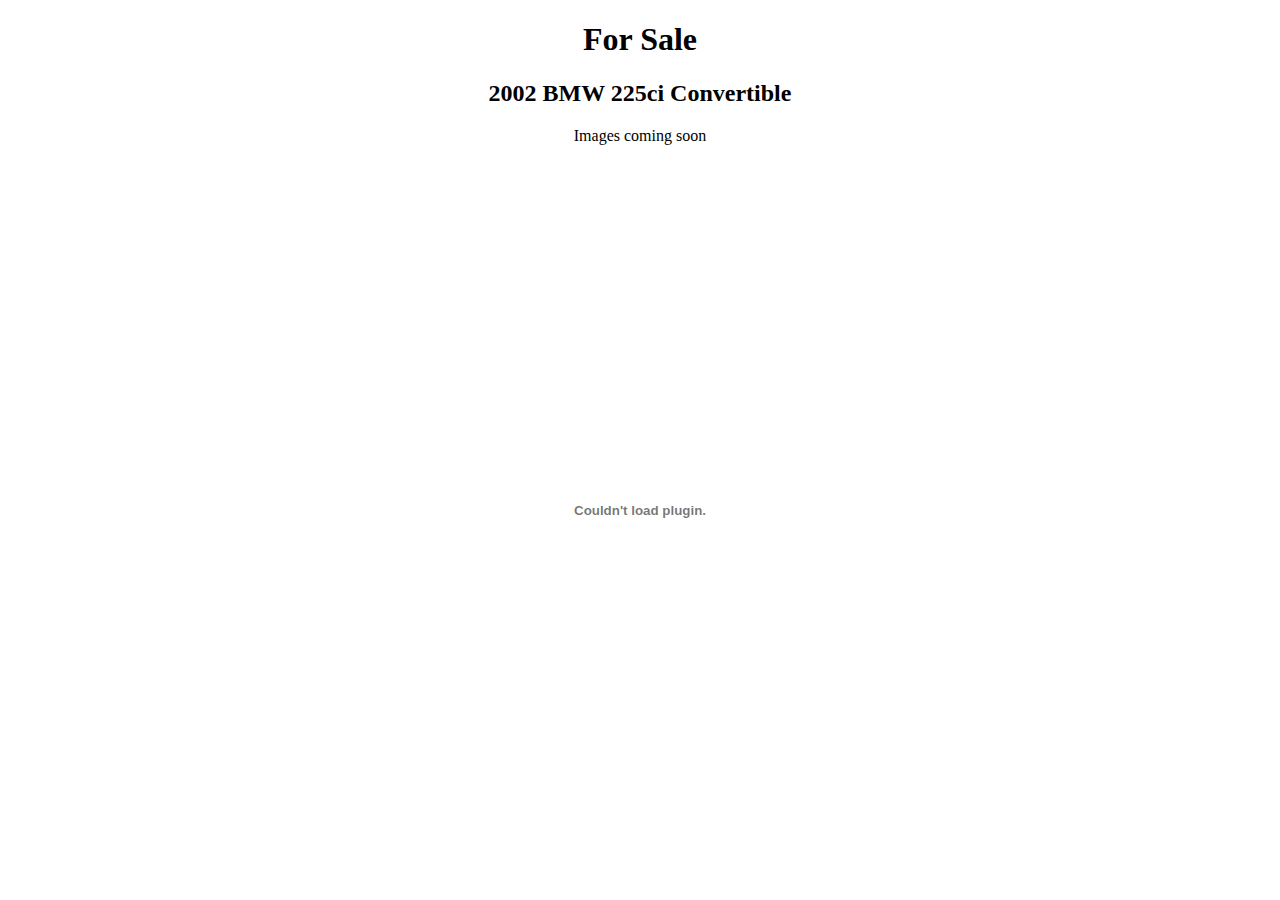
<file: bmw.html>
<!DOCTYPE html>
<html lang="en">
<head>
    <meta charset="UTF-8">
    <title>bmw</title>
    <style>
        body {
            text-align: center;
        }
    </style>
</head>
<body>
<h1>For Sale</h1>
<h2>2002 BMW 225ci Convertible</h2>
<p>Images coming soon</p>
<!--<link href="/forsale_sign.pdf">-->
<object width="800" height="700" data="forsale_sign.pdf"></object>


</body>
</html>
</file>
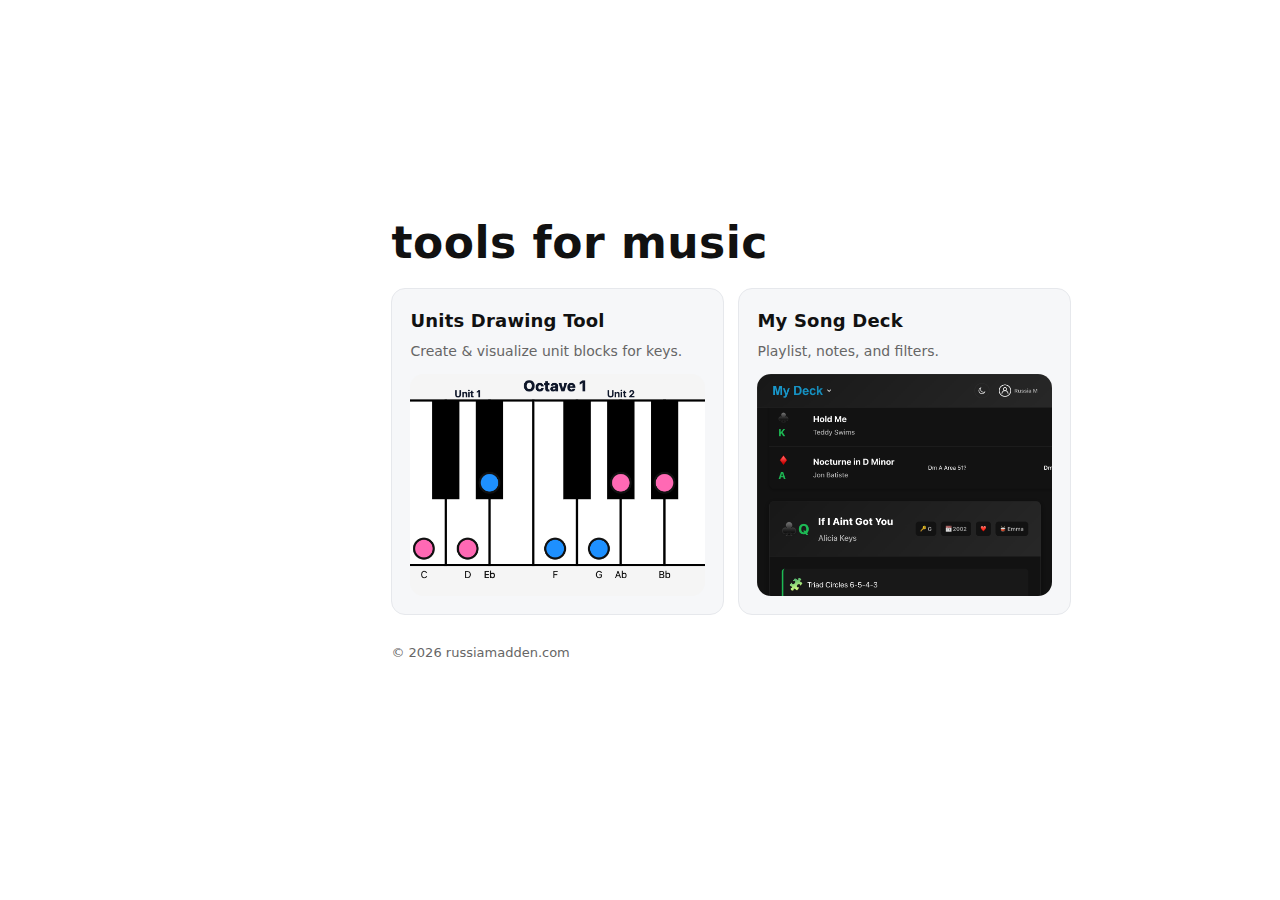
<file: music-tools.html>
<!doctype html>
<html lang="en">
<head>
  <meta charset="utf-8" />
  <meta name="viewport" content="width=device-width, initial-scale=1" />
  <title>tools for music</title>

  <!-- Social / preview -->
  <meta name="description" content="tools for music." />
  <meta property="og:title" content="tools for music" />
  <meta property="og:description" content="tools for music" />
  <meta property="og:type" content="website" />

  <style>
    :root{
      --bg: #ffffff;
      --fg: #111111;
      --muted:#666666;
      --link:#0b5cff;
      --link-hover:#063caa;
      --card:#f6f7f9;
      --border:#e6e8ec;
      --radius: 14px;
      --maxw: 720px;
    }
    @media (prefers-color-scheme: dark){
      :root{
        --bg:#0f1115;
        --fg:#f5f6f7;
        --muted:#a3a8b3;
        --link:#6aa2ff;
        --link-hover:#a8c5ff;
        --card:#171a21;
        --border:#262b33;
      }
    }

    * { box-sizing: border-box; }
    html, body { height: 100%; }
    body{
      margin:0;
      font: 16px/1.6 system-ui, -apple-system, Segoe UI, Roboto, Helvetica, Arial, "Apple Color Emoji","Segoe UI Emoji";
      background: var(--bg);
      color: var(--fg);
      display:flex;
      min-height:100svh;
    }
    .wrap{
      margin:auto;
      width:100%;
      max-width: var(--maxw);
      padding: 48px 20px 64px;
    }

    header h1{
      margin: 0 0 8px;
      font-size: clamp(28px, 4.5vw, 44px);
      letter-spacing: 0.5px;
      font-weight: 750;
    }
    header p{
      margin: 0 0 24px;
      color: var(--muted);
      font-size: clamp(16px, 2.5vw, 18px);
    }

    .links{
      display: grid;
      grid-template-columns: repeat(auto-fit, minmax(240px, 1fr));
      gap: 14px;
      margin-top: 10px;
    }
    .card{
      display: block;
      padding: 18px 18px;
      background: var(--card);
      border: 1px solid var(--border);
      border-radius: var(--radius);
      text-decoration: none;
      color: var(--fg);
      transition: transform .08s ease, box-shadow .08s ease, border-color .08s ease;
      outline: none;
    }
    .card:focus-visible{
      box-shadow: 0 0 0 3px color-mix(in oklab, var(--link) 35%, transparent);
    }
    .card:hover{
      transform: translateY(-1px);
      border-color: color-mix(in oklab, var(--link) 40%, var(--border));
    }
    .card h2{
      margin: 0 0 4px;
      font-size: 18px;
      font-weight: 700;
      letter-spacing: .2px;
    }
    .card p{
      margin:0;
      color: var(--muted);
      font-size: 14px;
    }

    footer{
      margin-top: 28px;
      color: var(--muted);
      font-size: 13px;
    }
    footer a{ color: var(--link); }
    footer a:hover{ color: var(--link-hover); }
  </style>
</head>
<body>
    <nav class="navbar fixed-top navbar-light bg-light">
        <!-- make the link text white and offset from left side and top -->
       
        <a class="" href="projects.html" style="color: white;">Russia Madden > Back</a>
    </nav>
  <main class="wrap" role="main">
    <header>
      <h1>tools for music</h1>

    </header>

    <section class="links" aria-label="Apps">
      <a class="card" href="units.html" rel="noopener">
        <h2>Units Drawing Tool</h2>
        <p>Create & visualize unit blocks for keys.</p>
        <!-- space above image -->
         
        <div style="overflow: hidden; border-radius: var(--radius); margin-top: 12px;">
            <div style="width: 100%; height: 0; padding-bottom: 75%; position: relative;">
                <img src="assets/img/units-tool.png" alt="Screenshot of Units Drawing Tool webpage" style="position: absolute; top: 0; left: 0; width: 100%; height: 100%; object-fit: cover;">
        </div>
          
        </div>
      </a>

      <a class="card" href="https://rcmadden.github.io/song-deck/" rel="noopener">
        <h2>My Song Deck</h2>
        <p>Playlist, notes, and filters.</p>
        <div style="overflow: hidden; border-radius: var(--radius); margin-top: 12px;">
            <div style="width: 100%; height: 0; padding-bottom: 75%; position: relative;">
                <img src="assets/img/song-deck.png" alt="Screenshot of My Song Deck webpage" style="position: absolute; top: 0; left: 0; width: 100%; height: 100%; object-fit: cover; object-position: center top;">
            </div>
        </div>
      </a>
    </section>

    <footer>
      <p>&copy; <span id="y"></span> russiamadden.com</p>
    </footer>
  </main>

  <script>
    // set year
    document.getElementById('y').textContent = new Date().getFullYear();
  </script>
</body>
</html>
</file>
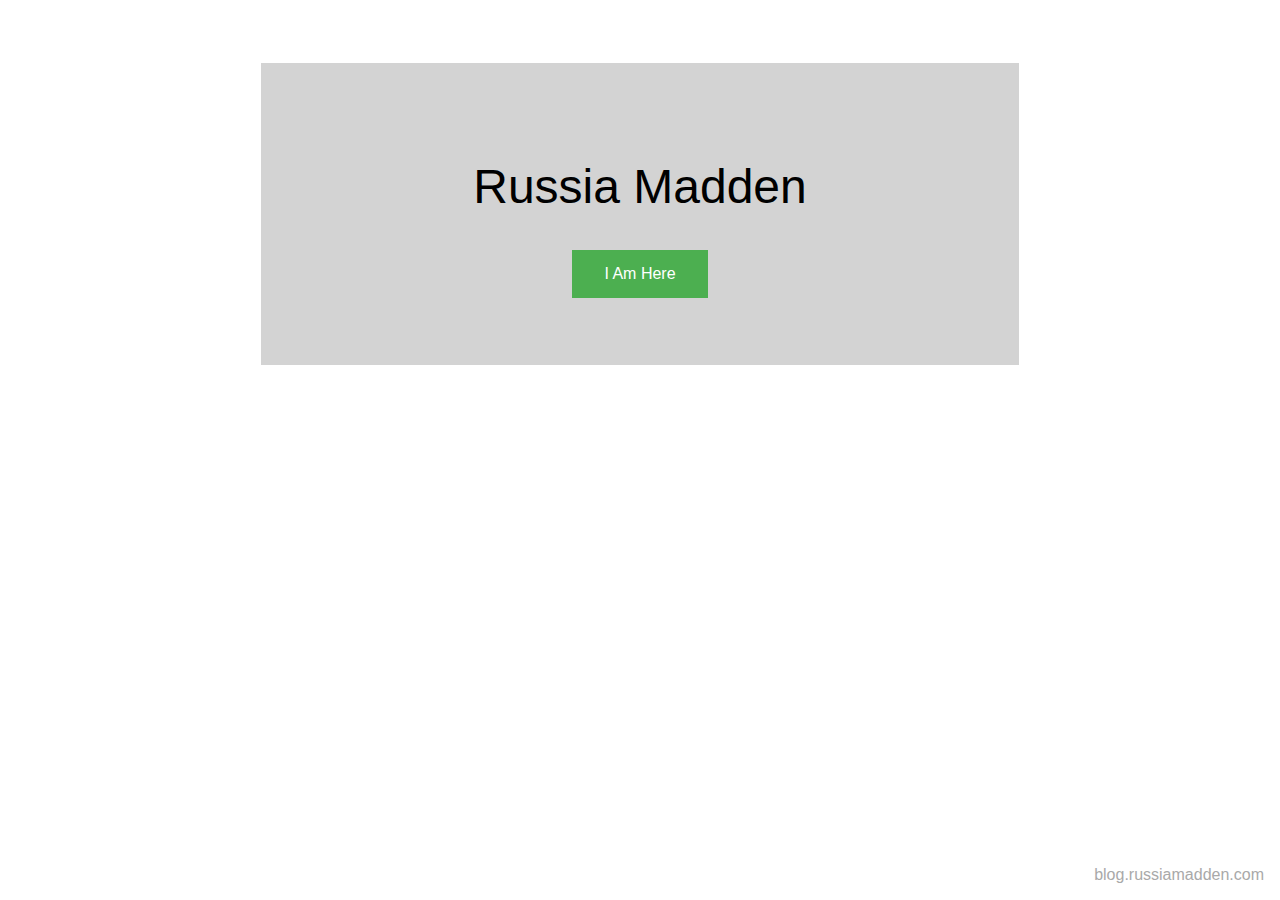
<file: old_index.html>
<!DOCTYPE html>
<html lang="en">
<head>
	<!-- Global site tag (gtag.js) - Google Analytics -->
	<script async src="https://www.googletagmanager.com/gtag/js?id=UA-91431420-2"></script>
	<script>
	  window.dataLayer = window.dataLayer || [];
	  function gtag(){dataLayer.push(arguments);}
	  gtag('js', new Date());

	  gtag('config', 'UA-91431420-2');
	</script>
    <meta charset="UTF-8">
    <title>Russia Madden</title>
    <meta name="viewport" content="width=device-width, initial-scale=1, maximum-scale=1">
	<!--[if IE]><meta http-equiv='X-UA-Compatible' content='IE=edge,chrome=1'><![endif]-->
	<meta name="description" content="Russia Madden | intermittentDev">
    <link rel="shortcut icon" href="favicon.ico" type="image/x-icon" sizes="16x16 24x24 32x32 64x64"/>
    <style>

        body {
            font-family: Monaco, Arila, sans-serif;
        }
        div#content {
            width: 50%;
            text-align: center;
            margin: 5% auto auto auto;
            padding: 5%;
            background-color: lightgray;
        }
        h1 {
            font-size: 3em;
            font-weight: 300;
        }
        button {
            background-color: #4CAF50;
            border: none;
            color: white;
            padding: 15px 32px;
            text-align: center;
            text-decoration: none;
            display: inline-block;
            font-size: 16px;
            margin: 4px 2px;
            cursor: pointer;
        }
        button:hover {
            background-color: darkgreen;
        }
        footer a {
            position: absolute;
            bottom: 1em;
            right: 1em;
            text-decoration: none;
            color: darkgray;
	    clear: both;
        }
        footer a:hover {
            color: darkgreen;
        }
    </style>
    </head>
<body>
<div id="content">
    <h1>Russia Madden</h1>
    <a href="http://intermittentdev.com/">
        <button>I Am Here</button>
    </a>
    </div>
<footer>
<!--     <a href="http://intermittentdev.com">intermittentdev.com</a> -->
    <a href="http://blog.russiamadden.com">blog.russiamadden.com</a> 	
</footer>
	
</body>
</html>

<!--TODO: resize for mobile-->
<!--favicon creator http://www.xiconeditor.com/-->
<!--TODO: get favicon to work-->
</file>
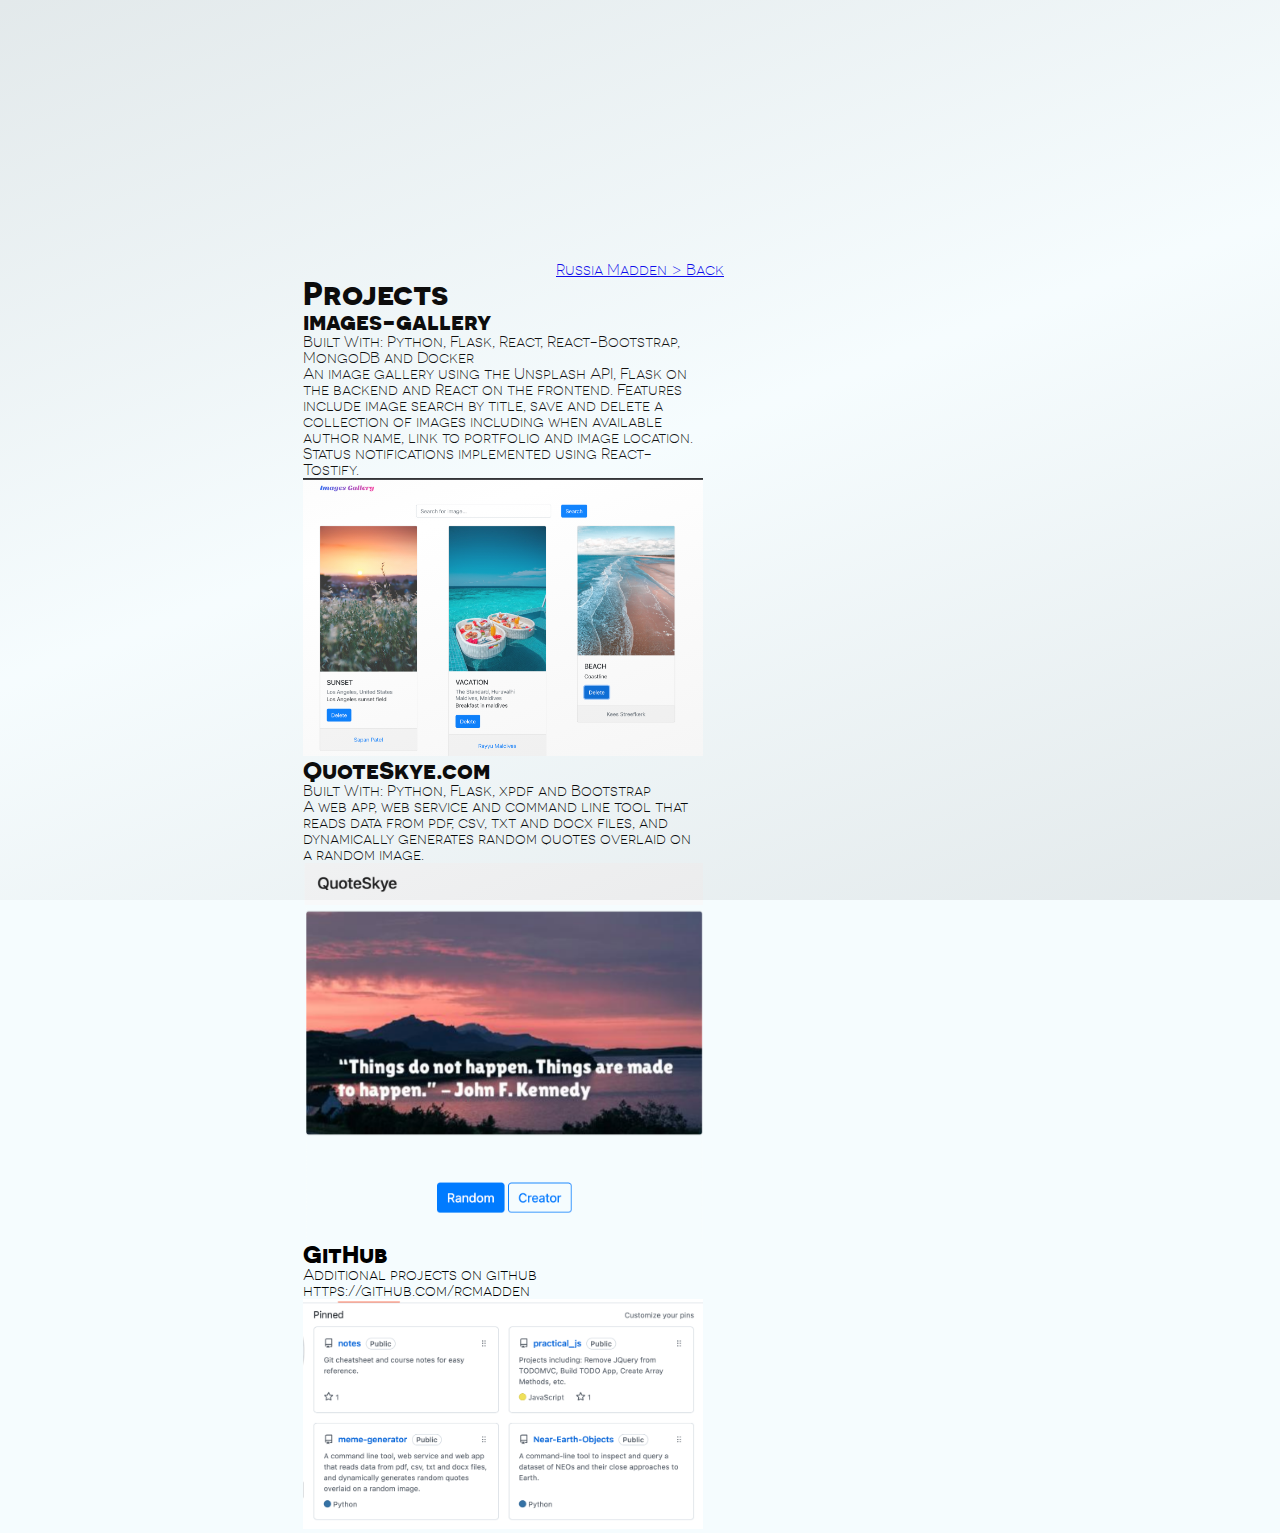
<file: projects.html>
<!doctype html>
<html lang="en">
  <head>
    <!-- Required meta tags -->
    <meta charset="utf-8">
    <meta name="viewport" content="width=device-width, initial-scale=1">
    <title>Side Projects - Russia Madden</title>
    <meta name="description" content="Russia Madden">
    <link rel="shortcut icon" href="favicon.ico" type="image/x-icon" sizes="16x16 24x24 32x32 64x64"/>
      <link rel="stylesheet" href="./style.css">

    <!-- Bootstrap CSS -->
    <link href="https://cdn.jsdelivr.net/npm/bootstrap@5.1.3/dist/css/bootstrap.min.css" rel="stylesheet" integrity="sha384-1BmE4kWBq78iYhFldvKuhfTAU6auU8tT94WrHftjDbrCEXSU1oBoqyl2QvZ6jIW3" crossorigin="anonymous">

    <title>Projects - Russia Madden</title>
    <style>
        body {
             display: flex;
             flex-direction: column;
             height: 100vh;
             justify-content: center;
             align-items: center;
             width: 100%;
             background: #F5FCFE;
         }

         .nav {
             display: inline;
             padding: 10px;
             /* margin-bottom: 1%; */
         }

        #projects {
          /* position: relative;
          padding-top: calc(75% - 2rem); */
          /* padding-top: 10rem; */
        }
         /* img {
             border: 1px solid rgba(0,0,0,.125);
             border-radius: .25rem;
             } */

         @-moz-document url-prefix() {
             .nav-pad {
                 margin-top: 25%;
             }
         }
 </style> 
</head>
  <body> 
    <nav class="navbar fixed-top navbar-light bg-light">
        <a class="navbar-brand mb-0 h1" href="index.html">Russia Madden > Back</a>
    </nav>

    <!-- <div class="flex-md-equal w-100 my-md-3 pl-md-3 nav-pad">
        <div class="bg-light mr-md-3 pt-3 px-3 pt-md-5 px-md-5 text-center">
            <div class="mr-md-3 pt-3 px-3 pt-md-5 px-md-5 text-center">
                <div class="my-3 py-3">
                    <h1 class="display-5">Projects</h1>
                    </div>
                    <h2 class="display-7">QuoteSkye.com</a></h2>
                    <p class="lead">Built With: Python, Flask, xpdf, Bootstrap, Git</p>
                    <p class="body mx-auto" style="max-width:400px">A web app, web service and command line tool that reads data from pdf, csv, txt and docx files, and dynamically generates random quotes overlaid on a random image.</p>
                    <a class="link-light" href="https://www.quoteskye.com" target="_blank"><img style="width: 400px;" src="quoteskye_screenshot.png"    class="img-thumbnail mx-auto" alt="Screenshot of Qutoeskye.com webpage"></a>
                </div>
            </div>
        </div> -->

 
<div class="container">
  <div class="mr-md-3 pt-3 px-3 pt-md-5 px-md-5 text-center">
    <h1 class="display-5">Projects</h1>
    <div class="my-3 py-3">
        <h2 class="display-7">images-gallery</a></h2>
        <p class="lead">Built With: Python, Flask, React, React-Bootstrap,</p>
        <p class="lead">MongoDB and Docker</p>
        <p class="body mx-auto" style="max-width:400px">An image gallery using the Unsplash API, Flask on the backend and React on the frontend.  Features include image search by title, save and delete a collection of images including when available author name, link to portfolio and image location. Status notifications implemented using React-Tostify.</p>
        <a class="link-light" href="https://github.com/rcmadden/images-gallery" target="_blank"><img style="width: 400px;" src="images-gallery-screenshot.png"    class="img-thumbnail mx-auto" alt="Screenshot of images-gallery page"></a>
    </div>
  </div>  
  <div class="mr-md-3 pt-3 px-3 pt-md-5 px-md-5 text-center">
    <div class="my-3 py-3">
      <h2 class="display-7">QuoteSkye.com</a></h2>
      <p class="lead">Built With: Python, Flask, xpdf and Bootstrap</p>
      <p class="body mx-auto" style="max-width:400px">A web app, web service and command line tool that reads data from pdf, csv, txt and docx files, and dynamically generates random quotes overlaid on a random image.</p>
      <a class="link-light" href="https://www.quoteskye.com" target="_blank"><img style="width: 400px;" src="quoteskye_screenshot.png"    class="img-thumbnail mx-auto" alt="Screenshot of Qutoeskye.com webpage"></a>
    </div>
  </div>      
  <div class="mr-md-3 pt-3 px-3 pt-md-5 px-md-5 text-center">
    <div class="my-3 py-3">
        <h2 class="display-7">GitHub</a></h2>
        <p class="lead">Additional projects on github</p>
        <p class="body mx-auto" style="max-width:400px">https://github.com/rcmadden</p>
        <a class="link-light" href="https://github.com/rcmadden" target="_blank"><img style="width: 400px;" src="github_projects_screenshot.png"    class="img-thumbnail mx-auto" alt="Screenshot of github.com/rcmadden webpage"></a>
    </div>   
  </div>
</div>
      <!-- <p>A web app, web service and command line toolthat reads data from pdf, csv, txt and docx files, and dynamically generates random quotes overlaid on a random image.</p>
    <p>Built with Python and Flask.</p>
    <a href="https://www.quoteskye.com">QuoteSkye</a> -->
    <!-- Optional JavaScript; choose one of the two! -->

    <!-- Option 1: Bootstrap Bundle with Popper -->
    <script src="https://cdn.jsdelivr.net/npm/bootstrap@5.1.3/dist/js/bootstrap.bundle.min.js" integrity="sha384-ka7Sk0Gln4gmtz2MlQnikT1wXgYsOg+OMhuP+IlRH9sENBO0LRn5q+8nbTov4+1p" crossorigin="anonymous"></script>

    <!-- Option 2: Separate Popper and Bootstrap JS -->
    <!--
    <script src="https://cdn.jsdelivr.net/npm/@popperjs/core@2.10.2/dist/umd/popper.min.js" integrity="sha384-7+zCNj/IqJ95wo16oMtfsKbZ9ccEh31eOz1HGyDuCQ6wgnyJNSYdrPa03rtR1zdB" crossorigin="anonymous"></script>
    <script src="https://cdn.jsdelivr.net/npm/bootstrap@5.1.3/dist/js/bootstrap.min.js" integrity="sha384-QJHtvGhmr9XOIpI6YVutG+2QOK9T+ZnN4kzFN1RtK3zEFEIsxhlmWl5/YESvpZ13" crossorigin="anonymous"></script>
    -->
  </body>
</html>
</file>
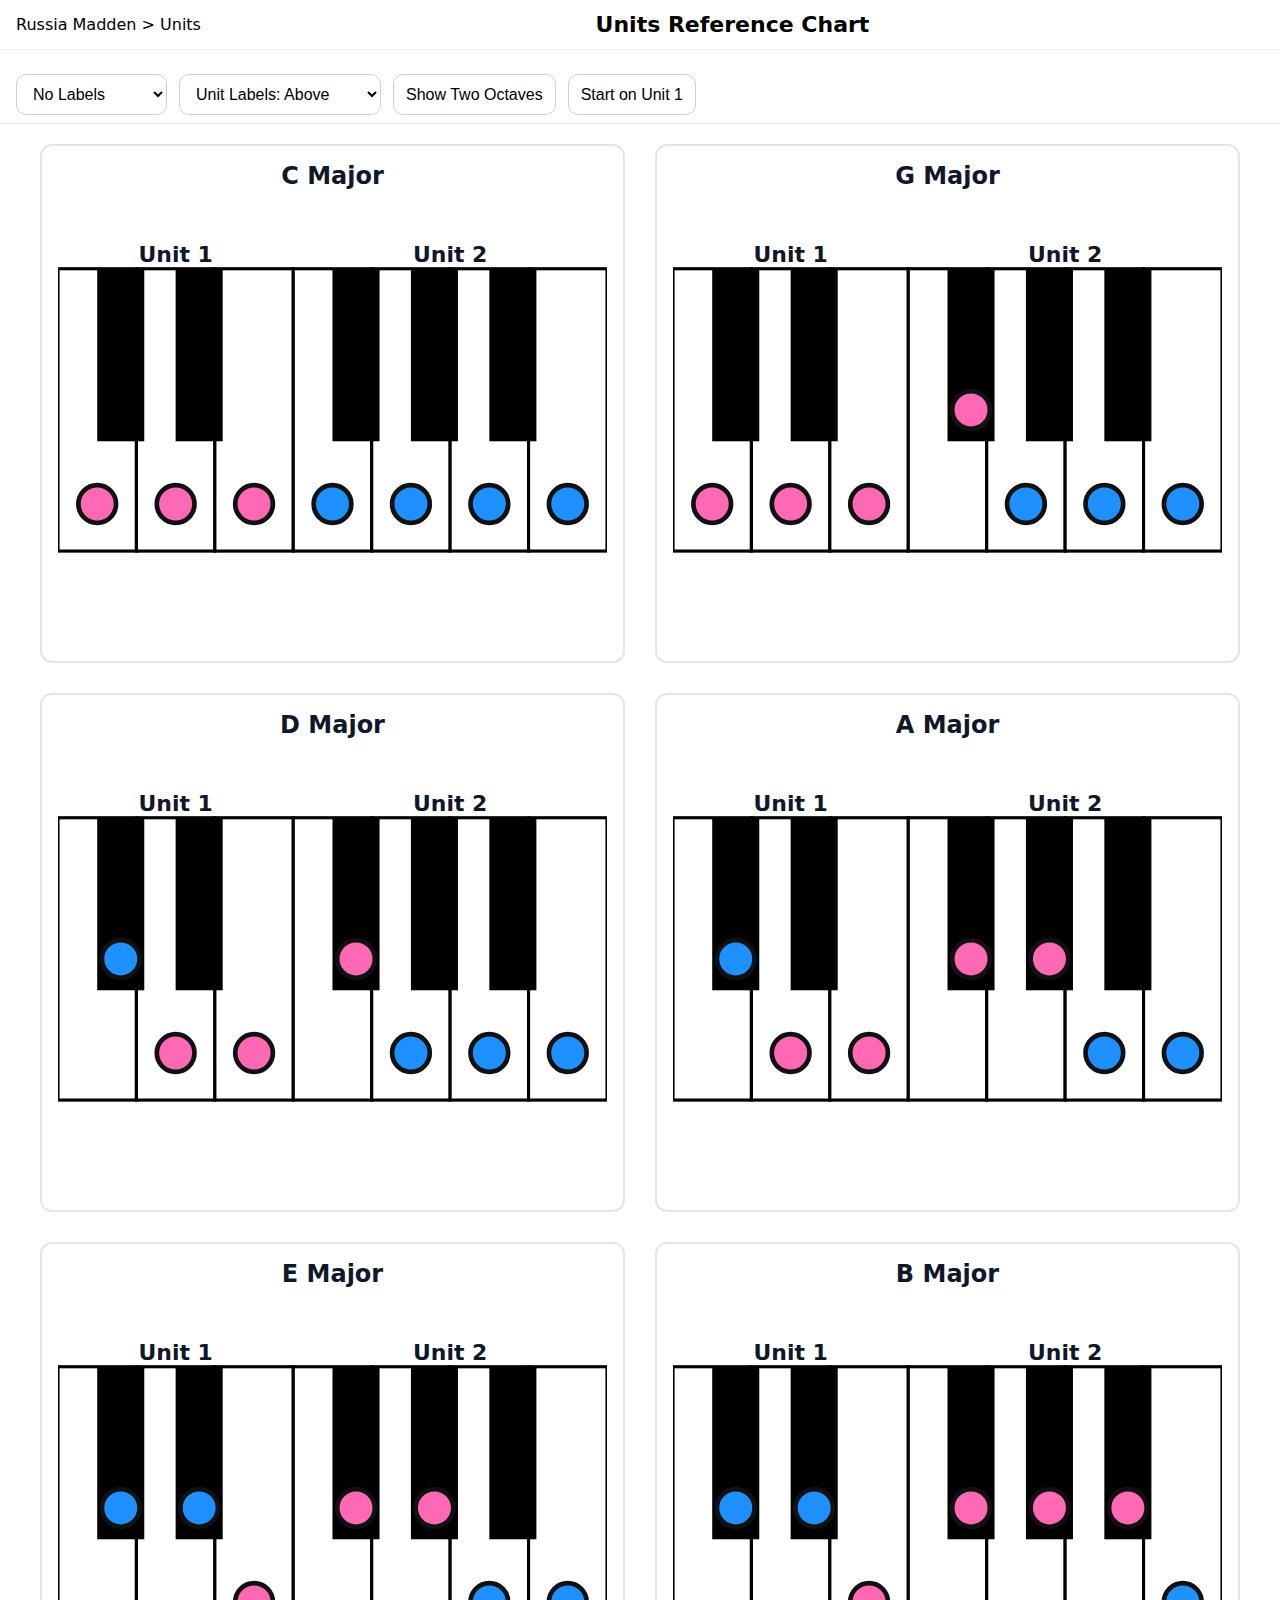
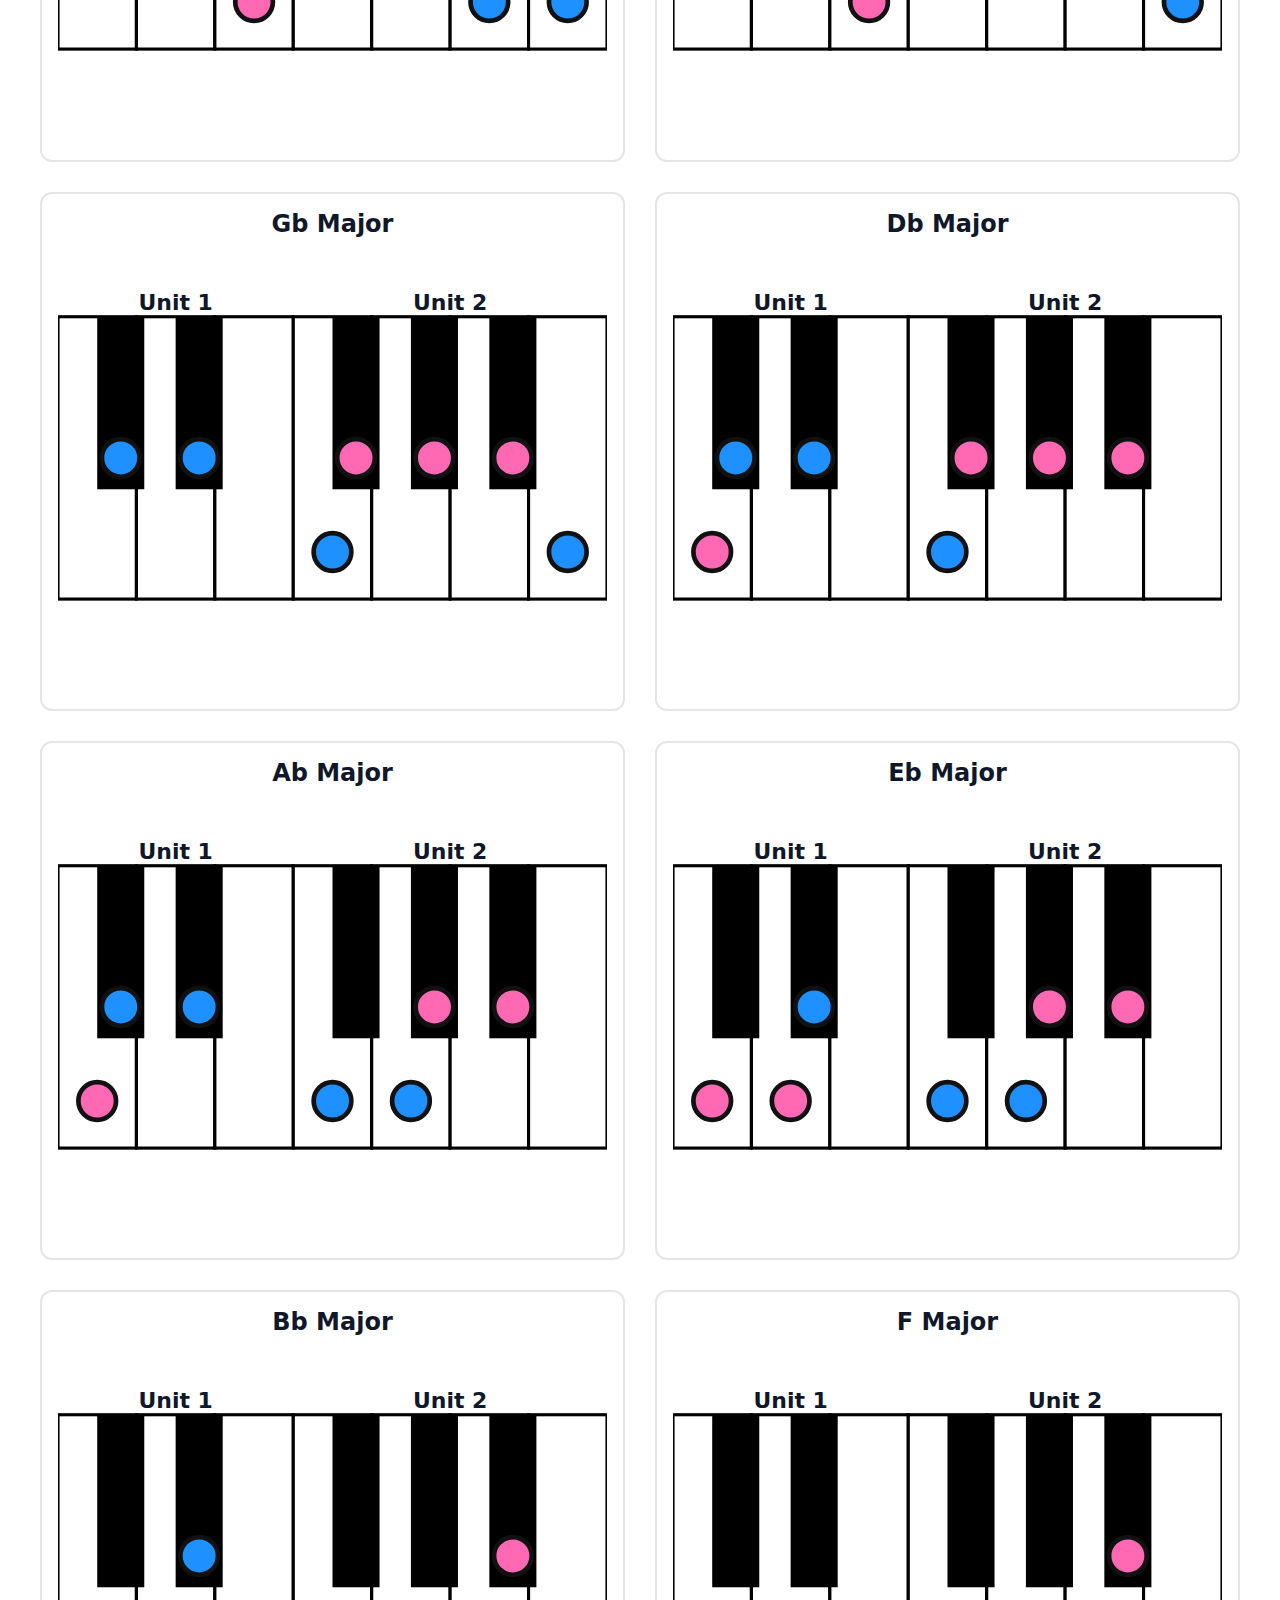
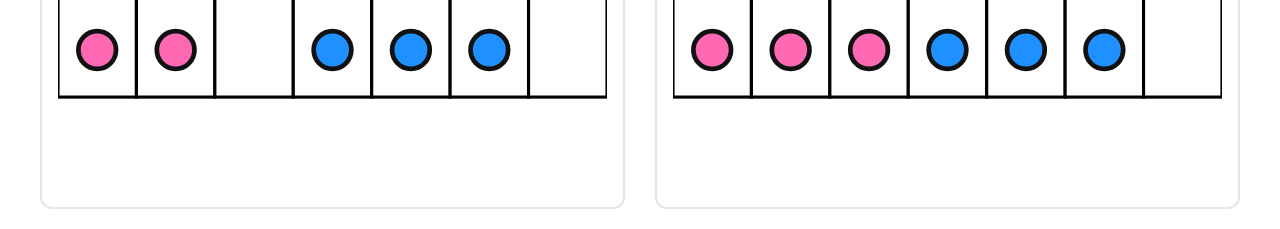
<file: reference-chart.html>
<!DOCTYPE html>
<html lang="en">
<head>
<meta charset="UTF-8" />
<meta name="viewport" content="width=device-width, initial-scale=1.0">
<!-- Open Graph / Facebook -->
<meta property="og:type" content="website" />
<meta property="og:url" content="https://russiamadden.com/reference-chart.html" />
<meta property="og:title" content="Red Track/Blue Track Chart Maker" />
<meta property="og:description" content="Interactive music theory tool for creating red track and blue track charts with customizable keys and labels" />
<meta property="og:image" content="https://russiamadden.com/assets/img/chart-preview.png" />
<meta property="og:image:width" content="1200" />
<meta property="og:image:height" content="630" />

<!-- Twitter -->
<meta name="twitter:card" content="summary_large_image" />
<meta name="twitter:url" content="https://russiamadden.com/reference-chart.html" />
<meta name="twitter:title" content="Red Track/Blue Track Chart Maker" />
<meta name="twitter:description" content="Interactive music theory tool for creating red track and blue track charts" />
<meta name="twitter:image" content="https://russiamadden.com/assets/img/chart-preview.png" />


<title>Units Reference Chart</title>
<link rel="stylesheet" href="./helper.css">
<!-- Bootstrap CSS -->
<link href="https://cdn.jsdelivr.net/npm/bootstrap@5.1.3/dist/css/bootstrap.min.css" rel="stylesheet" integrity="sha384-1BmE4kWBq78iYhFldvKuhfTAU6auU8tT94WrHftjDbrCEXSU1oBoqyl2QvZ6jIW3" crossorigin="anonymous">

<script defer data-domain="russiamadden.com" src="https://plausible.io/js/script.js"></script><style>
  /* =============================
     Basic Page & Controls Styles
     ============================= */
  :root { --pad:10px; }
  body {
    background:#f5f5f5;
    text-align:center;
    font-family:system-ui, -apple-system, Segoe UI, Roboto, Helvetica, Arial, sans-serif;
    margin:0; padding:0;
  }
  header {
    background:#fff; border-bottom:1px solid #e5e5e5;
    position:sticky; top:0; z-index:1050;
  }
  .header-row-1 {
    display:flex; align-items:center; justify-content:space-between;
    padding:12px 16px;
  }
  .header-row-2 {
    padding:8px 16px; border-top:1px solid #f0f0f0;
  }
  h1 { margin:0; font-size:22px; font-weight:800; }
  .controls {
    display:flex; gap:12px; flex-wrap:wrap;
    max-height:80px; overflow-x:auto; overflow-y:hidden;
  }
  @media (max-width: 768px) {
    .controls { max-height:160px; }
  }
  .btn, .dropdown select{
    font-size:16px; padding:10px 12px; border-radius:10px;
    border:1px solid #cfcfcf; background:#fff; cursor:pointer;
  }
  .btn:hover, .dropdown select:focus { box-shadow: 0 0 0 2px rgba(30,144,255,.25); outline:none; }
  .dropdown { position:relative; display:inline-block; }
  .dropdown::after { display:none; }
  .dropdown select { padding-right:28px; }

  /* =============================
     Chart Layout Styles
     ============================= */
  .chart-container {
    padding: 20px;
    background: white;
    margin: 0 auto;
  }

  .chart-grid {
    display: grid;
    gap: 30px;
    max-width: 1200px;
    margin: 0 auto;
  }

  .chart-grid.two-column {
    grid-template-columns: 1fr 1fr;
  }

  .chart-grid.one-column {
    grid-template-columns: 1fr;
  }

  .key-chart {
    border: 2px solid #e5e5e5;
    border-radius: 12px;
    padding: 16px;
    background: white;
    break-inside: avoid;
  }

  .key-title {
    font-size: 24px;
    font-weight: 800;
    margin-bottom: 16px;
    color: #0f172a;
  }

  /* =============================
     SVG Styling
     ============================= */
  svg { margin: 0 auto; display: block; }
  text.octave-label { font-size:20px; font-weight:800; fill:#0f172a; text-anchor:middle; }
  text.unit-label   { font-size:14px; font-weight:700; fill:#0f172a; text-anchor:middle; }
  .dot { stroke:#111; stroke-width:3; }
  .dot[data-track="red"]  { fill:#ff69b4; }
  .dot[data-track="blue"] { fill:#1e90ff; }
  .note-label { font-size:14px; fill:#111; text-anchor:middle; user-select:none; }

  /* =============================
     Print Styles
     ============================= */
  @media print {
    body { background: white; }
    header { display: none !important; }
    .chart-container { padding: 10px; }
    .chart-grid { gap: 20px; }
    .key-chart {
      border: 1px solid #333;
      page-break-inside: avoid;
      break-inside: avoid;
    }
    .chart-grid.one-column .key-chart:nth-child(6n+1) {
      page-break-before: always;
    }
  }

  @media (max-width: 768px) {
    .chart-grid.two-column {
      grid-template-columns: 1fr;
    }
    svg { width: 96vw; height:auto; }

    /* Mobile header layout fixes */
    .header-row-1 {
      flex-direction: column;
      align-items: flex-start;
      gap: 4px;
      padding: 8px 12px;
    }
    .navbar-brand {
      font-size: 14px;
    }
    h1 {
      font-size: 18px;
      text-overflow: ellipsis;
      overflow: hidden;
      white-space: nowrap;
      max-width: 100%;
    }

    /* Force controls to stay in max 2 rows with horizontal scroll */
    .controls {
      max-height: 100px !important;
      overflow-x: auto;
      overflow-y: hidden;
      flex-wrap: nowrap;
      -webkit-overflow-scrolling: touch;
    }
    .controls > * {
      flex-shrink: 0;
      min-width: auto;
    }

    /* Header collapse on scroll */
    .header-collapsed .header-row-2 {
      display: none;
    }
    .header-collapsed .header-row-1 {
      padding: 4px 8px;
      font-size: 12px;
    }
    .header-collapsed h1 {
      font-size: 14px;
    }
    .header-collapsed .navbar-brand {
      font-size: 11px;
    }
  }
</style>
</head>
<body>

<header>
  <div class="header-row-1">
    <span class="navbar-brand mb-0 h1">Russia Madden > <a href="units.html" class="text-link">Units</a></span>
    <h1>Units Reference Chart</h1>
    <span></span>
  </div>
  <div class="header-row-2">
    <div class="controls">

    <div class="dropdown">
      <select id="label-mode" aria-label="Label Mode">
        <option value="hide">No Labels</option>
        <option value="letters">Note Names</option>
        <option value="degrees">Numbers</option>
      </select>
    </div>

    <div class="dropdown">
      <select id="unit-label-pos" aria-label="Unit labels position">
        <option value="above" selected>Unit Labels: Above</option>
        <option value="below">Unit Labels: Below</option>
        <option value="hidden">Unit Labels: Hidden</option>
      </select>
    </div>

    <button id="toggle-octaves" class="btn">Show Two Octaves</button>
    <button id="toggle-start" class="btn">Start on Unit 1</button>
    </div>
  </div>
</header>

<div class="chart-container">
  <div id="chart-grid" class="chart-grid two-column">
    <!-- Charts will be generated here -->
  </div>
</div>

<script>
  /* =============================================================================
     Geometry: Scaled down for reference chart
     ============================================================================= */
  const GEOM = {
    groupY: 40,
    whiteW: 50,
    whiteH: 180,
    blackH: 110,
    unit1W: 3*50,
    unit2W: 4*50,
    dotRadius: 12,

    unitLabelAboveOffset: -4,
    unitLabelBelowOffset: 32,
    noteLabelBelowOffset: 18,
    noteLabelWithUnitBelowOffset: 10
  };

  const Y = {
    keyTop:    GEOM.groupY,
    keyBottom: GEOM.groupY + GEOM.whiteH,
    unitAbove: GEOM.groupY + GEOM.unitLabelAboveOffset,
    unitBelow: GEOM.groupY + GEOM.whiteH + GEOM.unitLabelBelowOffset,
    labelBelowDefault: GEOM.groupY + GEOM.whiteH + GEOM.noteLabelBelowOffset,
    labelBelowWhenUnitsBelow: GEOM.groupY + GEOM.whiteH + GEOM.noteLabelWithUnitBelowOffset
  };

  /* =============================================================================
     Same helper functions from units.html
     ============================================================================= */
  const SHARP_TO_FLAT = {
      // Sharps to flats
      "C#":"Db","D#":"Eb","F#":"Gb","G#":"Ab","A#":"Bb",
      // Sharp naturals to naturals
      "E#":"F","B#":"C",
      // Flat naturals to naturals (fixes Cb = B issue)
      "Cb":"B","Fb":"E"
  };
  const toFlat = n => SHARP_TO_FLAT[n] || n;
  const normalize = toFlat;
  const prefersSharps = key => ["G","D","A","E","B","F#","C#"].includes(key);
  function displayName(norm, preferSharpsFlag){
    if (!preferSharpsFlag) return norm;
    const FLAT_TO_SHARP = {"Db":"C#","Eb":"D#","Gb":"F#","Ab":"G#","Bb":"A#"};
    return FLAT_TO_SHARP[norm] || norm;
  }

  const MAJOR = {
    "C":  ["C","D","E","F","G","A","B","C"],
    "G":  ["G","A","B","C","D","E","F#","G"],
    "D":  ["D","E","F#","G","A","B","C#","D"],
    "A":  ["A","B","C#","D","E","F#","G#","A"],
    "E":  ["E","F#","G#","A","B","C#","D#","E"],
    "B":  ["B","C#","D#","E","F#","G#","A#","B"],
    "F#": ["F#","G#","A#","B","C#","D#","E#","F#"],
    "Gb": ["Gb","Ab","Bb","Cb","Db","Eb","F","Gb"],
    "Db": ["Db","Eb","F","Gb","Ab","Bb","C","Db"],
    "Ab": ["Ab","Bb","C","Db","Eb","F","G","Ab"],
    "Eb": ["Eb","F","G","Ab","Bb","C","D","Eb"],
    "Bb": ["Bb","C","D","Eb","F","G","A","Bb"],
    "F":  ["F","G","A","Bb","C","D","E","F"]
  };

  // Key order for the chart
  const KEY_ORDER = ["C", "G", "D", "A", "E", "B", "Gb", "Db", "Ab", "Eb", "Bb", "F"];

  // UI state
  let showingTwo = false; // Start with single octave for reference chart
  let startOnUnit1 = true;
  let showingLabels = false;
  let unitLabelPos = "above"; // "above" | "below" | "hidden"
  let layoutMode = "two-column";

  /* =============================
     SVG Generation Functions
     ============================= */
  function generateKeyboardSVG(keyName, octaves = 1) {
    const totalWidth = octaves === 1 ? 350 : 700;
    const viewBoxHeight = 280;

    let svg = `<svg viewBox="0 0 ${totalWidth} ${viewBoxHeight}" xmlns="http://www.w3.org/2000/svg" aria-label="${keyName} major keyboard">`;

    // Generate octaves
    for (let oct = 1; oct <= octaves; oct++) {
      const octaveOffset = (oct - 1) * 350;

      // Octave title
      if (octaves > 1) {
        svg += `<text class="octave-label" x="${170 + octaveOffset}" y="30">Octave ${oct}</text>`;
      }

      // Unit labels
      const unitY = unitLabelPos === "above" ? Y.unitAbove : Y.unitBelow;
      const unitDisplay = unitLabelPos === "hidden" ? "none" : "inline";

      const unit1Label = startOnUnit1 ? "Unit 1" : "Unit 2";
      const unit2Label = startOnUnit1 ? "Unit 2" : "Unit 1";

      svg += `<text class="unit-label" x="${75 + octaveOffset}" y="${unitY}" style="display:${unitDisplay}">${unit1Label}</text>`;
      svg += `<text class="unit-label" x="${250 + octaveOffset}" y="${unitY}" style="display:${unitDisplay}">${unit2Label}</text>`;

      // Generate units
      svg += generateUnit(oct, 1, octaveOffset);
      svg += generateUnit(oct, 2, octaveOffset);
    }

    svg += '</svg>';
    return svg;
  }

  function generateUnit(octave, unit, octaveOffset) {
    const isUnit1 = unit === 1;
    const unitOffset = startOnUnit1
      ? (isUnit1 ? 0 : GEOM.unit1W)
      : (isUnit1 ? GEOM.unit2W : 0);

    const keys = isUnit1 ? ["C", "D", "E"] : ["F", "G", "A", "B"];
    const blackKeys = isUnit1 ? ["Db", "Eb"] : ["Gb", "Ab", "Bb"];

    let unitSvg = `<g transform="translate(${octaveOffset + unitOffset},${GEOM.groupY})">`;

    // White keys
    keys.forEach((key, i) => {
      unitSvg += `<rect x="${i * GEOM.whiteW}" y="0" width="${GEOM.whiteW}" height="${GEOM.whiteH}" fill="white" stroke="black" stroke-width="2"/>`;
    });

    // Black keys
    if (isUnit1) {
      unitSvg += `<rect x="${GEOM.whiteW - 25}" y="0" width="30" height="${GEOM.blackH}" fill="black"/>`;
      unitSvg += `<rect x="${2 * GEOM.whiteW - 25}" y="0" width="30" height="${GEOM.blackH}" fill="black"/>`;
    } else {
      unitSvg += `<rect x="${GEOM.whiteW - 25}" y="0" width="30" height="${GEOM.blackH}" fill="black"/>`;
      unitSvg += `<rect x="${2 * GEOM.whiteW - 25}" y="0" width="30" height="${GEOM.blackH}" fill="black"/>`;
      unitSvg += `<rect x="${3 * GEOM.whiteW - 25}" y="0" width="30" height="${GEOM.blackH}" fill="black"/>`;
    }

    // Dots for white keys
    keys.forEach((key, i) => {
      const track = (isUnit1 && !startOnUnit1) || (!isUnit1 && startOnUnit1) ? "blue" : "red";
      unitSvg += `<circle class="dot" cx="${i * GEOM.whiteW + GEOM.whiteW/2}" cy="${GEOM.whiteH - 30}" r="${GEOM.dotRadius}" data-key="${key}" data-track="${track}"/>`;
    });

    // Dots for black keys
    if (isUnit1) {
      const track = startOnUnit1 ? "blue" : "red";
      unitSvg += `<circle class="dot" cx="${GEOM.whiteW - 25 + 15}" cy="${GEOM.blackH - 20}" r="${GEOM.dotRadius}" data-key="Db" data-track="${track}"/>`;
      unitSvg += `<circle class="dot" cx="${2 * GEOM.whiteW - 25 + 15}" cy="${GEOM.blackH - 20}" r="${GEOM.dotRadius}" data-key="Eb" data-track="${track}"/>`;
    } else {
      const track = startOnUnit1 ? "red" : "blue";
      unitSvg += `<circle class="dot" cx="${GEOM.whiteW - 25 + 15}" cy="${GEOM.blackH - 20}" r="${GEOM.dotRadius}" data-key="Gb" data-track="${track}"/>`;
      unitSvg += `<circle class="dot" cx="${2 * GEOM.whiteW - 25 + 15}" cy="${GEOM.blackH - 20}" r="${GEOM.dotRadius}" data-key="Ab" data-track="${track}"/>`;
      unitSvg += `<circle class="dot" cx="${3 * GEOM.whiteW - 25 + 15}" cy="${GEOM.blackH - 20}" r="${GEOM.dotRadius}" data-key="Bb" data-track="${track}"/>`;
    }

    unitSvg += '</g>';
    return unitSvg;
  }

  /* =============================
     Chart Generation
     ============================= */
  function generateChart() {
    const container = document.getElementById('chart-grid');
    container.innerHTML = '';
    container.className = `chart-grid ${layoutMode}`;

    const octaves = layoutMode === "one-column" ? 2 : 1;

    KEY_ORDER.forEach(key => {
      const chartDiv = document.createElement('div');
      chartDiv.className = 'key-chart';
      chartDiv.innerHTML = `
        <div class="key-title">${key} Major</div>
        ${generateKeyboardSVG(key, octaves)}
      `;
      container.appendChild(chartDiv);

      // Apply scale and show dots
      applyScaleToChart(chartDiv, key);
      if (showingLabels) {
        showLabelsForChart(chartDiv, key);
      }
    });
  }

  function applyScaleToChart(chartDiv, key) {
    const notes = MAJOR[key] || [];
    const dots = chartDiv.querySelectorAll('.dot');

    dots.forEach(dot => {
      const dotKey = dot.getAttribute('data-key');
      const isInScale = notes.some(note => normalize(note) === normalize(dotKey));
      dot.style.opacity = isInScale ? '1' : '0';
    });
  }

  function showLabelsForChart(chartDiv, key) {
    const svg = chartDiv.querySelector('svg');
    const notes = MAJOR[key] || [];
    const mode = document.getElementById("label-mode").value;
    const preferSharpsFlag = prefersSharps(key);

    // Remove existing labels
    const existingLabels = svg.querySelectorAll('.note-label');
    existingLabels.forEach(label => label.remove());

    // Scale degree names
    const degNames = {};
    notes.forEach((n, i) => {
      degNames[normalize(n)] = (i === notes.length - 1) ? "1" : String(i + 1);
    });

    const baseline = (unitLabelPos === "below")
      ? Y.labelBelowWhenUnitsBelow
      : Y.labelBelowDefault;

    const octaves = layoutMode === "one-column" ? 2 : 1;

    for (let oct = 1; oct <= octaves; oct++) {
      notes.forEach(nRaw => {
        const n = normalize(nRaw);
        const text = (mode === "letters") ? displayName(n, preferSharpsFlag) : degNames[n];
        if (!text) return;

        const x = getXForNote(n, oct);
        const label = document.createElementNS("http://www.w3.org/2000/svg", "text");
        label.setAttribute("x", x);
        label.setAttribute("y", baseline);
        label.setAttribute("class", "note-label");
        label.textContent = text;
        svg.appendChild(label);
      });
    }
  }

  function getXForNote(note, octave) {
    const octaveOffset = (octave - 1) * 350;
    const isUnit1Note = ["C", "D", "E", "Db", "Eb"].includes(note);

    const unitOffset = startOnUnit1
      ? (isUnit1Note ? 0 : GEOM.unit1W)
      : (isUnit1Note ? GEOM.unit2W : 0);

    const localPositions = {
      "C": 25, "D": 75, "E": 125, "Db": 40, "Eb": 90,
      "F": 25, "G": 75, "A": 125, "B": 175, "Gb": 40, "Ab": 90, "Bb": 140
    };

    return octaveOffset + unitOffset + (localPositions[note] || 0);
  }

  /* =============================
     Event Handlers
     ============================= */

  document.getElementById("toggle-start").addEventListener("click", () => {
    startOnUnit1 = !startOnUnit1;
    document.getElementById("toggle-start").textContent =
      startOnUnit1 ? "Start on Unit 1" : "Start on Unit 2";
    generateChart();
  });

  document.getElementById("unit-label-pos").addEventListener("change", (e) => {
    unitLabelPos = e.target.value;
    generateChart();
  });

  document.getElementById("toggle-octaves").addEventListener("click", () => {
    showingTwo = !showingTwo;
    layoutMode = showingTwo ? "one-column" : "two-column";
    const btn = document.getElementById("toggle-octaves");
    btn.textContent = showingTwo ? "Show One Octave" : "Show Two Octaves";
    generateChart();
  });

  document.getElementById("label-mode").addEventListener("change", (e) => {
    const mode = e.target.value;
    if (mode === "hide") {
      showingLabels = false;
    } else {
      showingLabels = true;
    }
    generateChart();
  });

  /* =============================
     Mobile header collapse on scroll
     ============================= */
  let lastScrollY = window.scrollY;
  const header = document.querySelector('header');

  function handleScroll() {
    if (window.innerWidth <= 768) {
      if (window.scrollY > lastScrollY && window.scrollY > 50) {
        // Scrolling down - collapse header
        header.classList.add('header-collapsed');
      } else if (window.scrollY < lastScrollY) {
        // Scrolling up - show full header
        header.classList.remove('header-collapsed');
      }
    } else {
      // Desktop - always show full header
      header.classList.remove('header-collapsed');
    }
    lastScrollY = window.scrollY;
  }

  window.addEventListener('scroll', handleScroll);
  window.addEventListener('resize', handleScroll);

  // Initial generation
  generateChart();
</script>
</body>
</html>
</file>
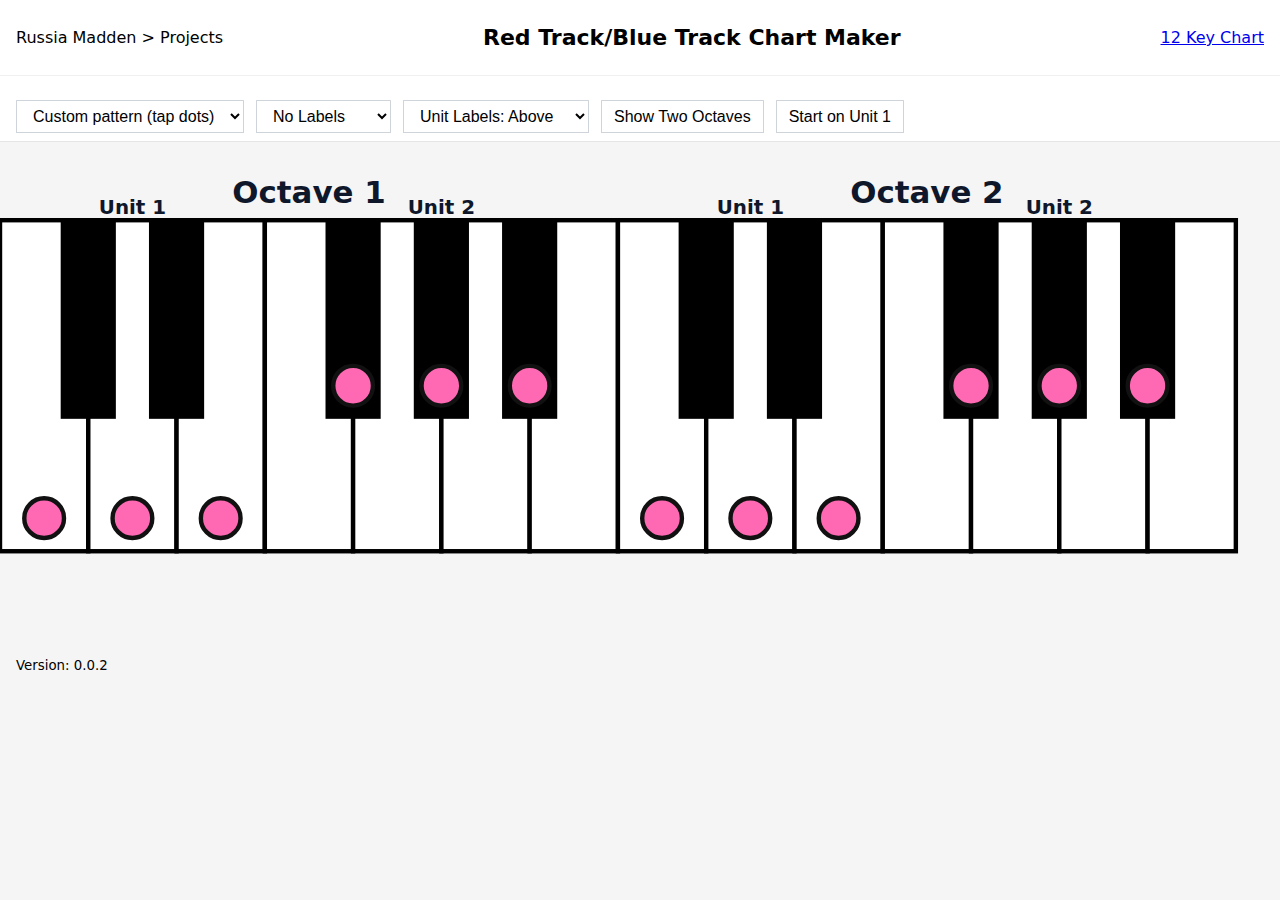
<file: units.html>
<!DOCTYPE html>
<html lang="en">
<head>
<meta charset="UTF-8" />
<meta name="viewport" content="width=device-width, initial-scale=1.0">
<title>Units</title>
<script defer data-domain="russiamadden.com" src="https://plausible.io/js/script.js"></script><link rel="stylesheet" href="./helper.css">
<!-- Bootstrap CSS -->
<link href="https://cdn.jsdelivr.net/npm/bootstrap@5.1.3/dist/css/bootstrap.min.css" rel="stylesheet" integrity="sha384-1BmE4kWBq78iYhFldvKuhfTAU6auU8tT94WrHftjDbrCEXSU1oBoqyl2QvZ6jIW3" crossorigin="anonymous">
<!-- Open Graph / Facebook -->
<meta property="og:type" content="website" />
<meta property="og:url" content="https://russiamadden.com/units.html" />
<meta property="og:title" content="Red Track/Blue Track Chart Maker" />
<meta property="og:description" content="Interactive music theory tool for creating red track and blue track charts with customizable keys and labels" />
<meta property="og:image" content="https://russiamadden.com/assets/img/units-preview.png" />
<meta property="og:image:width" content="1200" />
<meta property="og:image:height" content="630" />

<!-- Twitter -->
<meta name="twitter:card" content="summary_large_image" />
<meta name="twitter:url" content="https://russiamadden.com/units.html" />
<meta name="twitter:title" content="Red Track/Blue Track Chart Maker" />
<meta name="twitter:description" content="Interactive music theory tool for creating red track and blue track charts" />
<meta name="twitter:image" content="https://russiamadden.com/assets/img/units-preview.png" />


<style>
  
  /* =============================
     Basic Page & Controls Styles
     ============================= */
  :root { --pad:10px; }
  body {
    background:#f5f5f5;
    text-align:center;
    font-family:system-ui, -apple-system, Segoe UI, Roboto, Helvetica, Arial, sans-serif;
    margin:0; padding:0;
  }
  header {
    background:#fff; border-bottom:1px solid #e5e5e5;
    position:sticky; top:0; z-index:1050;
  }
  .header-row-1 {
    display:flex; align-items:center; justify-content:space-between;
    padding:12px 16px;
  }
  .header-row-2 {
    padding:8px 16px; border-top:1px solid #f0f0f0;
  }
  h1 { margin:0; font-size:22px; font-weight:800; }
  .controls {
    display:flex; gap:12px; flex-wrap:wrap;
    max-height:80px; overflow-x:auto; overflow-y:hidden;
  }
  @media (max-width: 768px) {
    .controls { max-height:160px; }
  }
  .btn-form-style, select{
    font-size:1rem; padding:0.375rem 0.75rem; border-radius:.0375rem;
    border:1px solid #ced4da; background:#fff; cursor:pointer;
  }
  .btn:hover, .dropdown select:focus { box-shadow: 0 0 0 2px rgba(30,144,255,.25); outline:none; }
  /* =============================
     SVG Styling
     ============================= */
  svg { margin-top:12px; }
  text.octave-label { font-size:28px; font-weight:800; fill:#0f172a; text-anchor:middle; }
  text.unit-label   { font-size:18px; font-weight:700; fill:#0f172a; text-anchor:middle; }
  .dot { stroke:#111; stroke-width:4; cursor:pointer; }
  .dot[data-track="red"]  { fill:#ff69b4; }
  .dot[data-track="blue"] { fill:#1e90ff; }
  .hidden { opacity:0; }
  .note-label { font-size:18px; fill:#111; text-anchor:middle; user-select:none; }

  @media (max-width: 768px){
    svg { width: 96vw; height:auto; }

    /* Mobile header layout fixes */
    .header-row-1 {
      flex-direction: column;
      align-items: flex-start;
      gap: 4px;
      padding: 8px 12px;
    }
    .navbar-brand {
      font-size: 14px;
    }
    h1 {
      font-size: 18px;
      text-overflow: ellipsis;
      overflow: hidden;
      white-space: nowrap;
      max-width: 100%;
    }

    /* Force controls to stay in max 2 rows with horizontal scroll */
    .controls {
      max-height: 100px !important;
      overflow-x: auto;
      overflow-y: hidden;
      flex-wrap: nowrap;
      -webkit-overflow-scrolling: touch;
    }
    .controls > * {
      flex-shrink: 0;
      min-width: auto;
    }

    /* Header collapse on scroll */
    .header-collapsed .header-row-2 {
      display: none;
    }
    .header-collapsed .header-row-1 {
      padding: 4px 8px;
      font-size: 12px;
    }
    .header-collapsed h1 {
      font-size: 14px;
    }
    .header-collapsed .navbar-brand {
      font-size: 11px;
    }
  }
  
</style>
</head>
<body>
<header>
  <div class="header-row-1">
    <span class="navbar-brand mb-0 h1">Russia Madden > <a href="projects.html" class="text-link">Projects</a></span>
    <h1>Red Track/Blue Track Chart Maker</h1>
    <p><a href="reference-chart.html">12 Key Chart</a></p>
  </div>
  <div class="header-row-2">
    <div class="controls">
    
    <!-- Keep key list explicit for readability & reordering -->
    <div class="dropdown">
      <select id="scale-select" class="form-select" aria-label="Select Major Key">
        <option value="">Custom pattern (tap dots)</option>
        <option>C</option>
        <option>G</option>
        <option>D</option>
        <option>A</option>
        <option>E</option>
        <option>B</option>
        <option>F#</option>
        <option>Gb</option>
        <option>Db</option>
        <option>Ab</option>
        <option>Eb</option>
        <option>Bb</option>
        <option>F</option>
      </select>
    </div>

    <div class="dropdown">
      <select id="label-mode" class="form-select" aria-label="Label Mode">
        <option value="hide">No Labels</option>
        <option value="letters">Note Names</option>
        <option value="degrees">Numbers</option>
      </select>
    </div>

    <div class="dropdown">
      <!-- Position of "Unit 1 / Unit 2" text -->
      <select id="unit-label-pos" class="form-select" aria-label="Unit labels position">
        <option value="above" selected>Unit Labels: Above</option>
        <option value="below">Unit Labels: Below</option>
        <option value="hidden">Unit Labels: Hidden</option>
      </select>
    </div>

    <button id="toggle-octaves"  class="btn btn-form-style">Show Two Octaves</button>
    <button id="toggle-start"    class="btn btn-form-style">Start on Unit 1</button>
    </div>
  </div>
</header>
<!--
  NOTE: "Unit 1 / Unit 2" texts live OUTSIDE the key groups so we can freely
  reposition them and hide Octave 2 labels in single-octave mode without touching the keys.
-->
<svg id="keyboard" viewBox="0 0 1160 450" xmlns="http://www.w3.org/2000/svg" aria-label="Units keyboard">

  <!-- ===== OCTAVE 1 ===== -->
  <text id="oct1-title" class="octave-label" x="280" y="44">Octave 1</text>

  <!-- Unit labels for Octave 1 -->
  <text id="oct1-left-label"  class="unit-label" x="120" y="412">Unit 1</text>
  <text id="oct1-right-label" class="unit-label" x="400" y="412">Unit 2</text>

  <!-- Keys (translateY = 60; white height = 300 => bottom = 360) -->
  <g id="oct1" data-octave="1" transform="translate(0,60)">

    <!-- Unit 1: C-D-E -->
    <g id="oct1-u1" data-unit="1" transform="translate(0,0)">
      <!-- White keys -->
      <rect x="0" y="0" width="80" height="300" fill="white" stroke="black" stroke-width="4"/>
      <rect x="80" y="0" width="80" height="300" fill="white" stroke="black" stroke-width="4"/>
      <rect x="160" y="0" width="80" height="300" fill="white" stroke="black" stroke-width="4"/>
      <!-- Black keys -->
      <rect x="55" y="0" width="50" height="180" fill="black"/>
      <rect x="135" y="0" width="50" height="180" fill="black"/>
      <!-- Dots (tracks) -->
      <circle class="dot white-dot" cx="40"  cy="270" r="18" data-key="C"  data-track="red"/>
      <circle class="dot white-dot" cx="120" cy="270" r="18" data-key="D"  data-track="red"/>
      <circle class="dot white-dot" cx="200" cy="270" r="18" data-key="E"  data-track="red"/>
      <circle class="dot black-dot" cx="80"  cy="150" r="18" data-key="Db" data-track="blue"/>
      <circle class="dot black-dot" cx="160" cy="150" r="18" data-key="Eb" data-track="blue"/>
    </g>

    <!-- Unit 2: F-G-A-B -->
    <g id="oct1-u2" data-unit="2" transform="translate(240,0)">
      <!-- White keys -->
      <rect x="0"   y="0" width="80" height="300" fill="white" stroke="black" stroke-width="4"/>
      <rect x="80"  y="0" width="80" height="300" fill="white" stroke="black" stroke-width="4"/>
      <rect x="160" y="0" width="80" height="300" fill="white" stroke="black" stroke-width="4"/>
      <rect x="240" y="0" width="80" height="300" fill="white" stroke="black" stroke-width="4"/>
      <!-- Black keys -->
      <rect x="55" y="0" width="50" height="180" fill="black"/>
      <rect x="135" y="0" width="50" height="180" fill="black"/>
      <rect x="215" y="0" width="50" height="180" fill="black"/>
      <!-- Dots (tracks) -->
      <circle class="dot white-dot" cx="40"  cy="270" r="18" data-key="F"  data-track="blue"/>
      <circle class="dot white-dot" cx="120" cy="270" r="18" data-key="G"  data-track="blue"/>
      <circle class="dot white-dot" cx="200" cy="270" r="18" data-key="A"  data-track="blue"/>
      <circle class="dot white-dot" cx="280" cy="270" r="18" data-key="B"  data-track="blue"/>
      <circle class="dot black-dot" cx="80"  cy="150" r="18" data-key="Gb" data-track="red"/>
      <circle class="dot black-dot" cx="160" cy="150" r="18" data-key="Ab" data-track="red"/>
      <circle class="dot black-dot" cx="240" cy="150" r="18" data-key="Bb" data-track="red"/>
    </g>
  </g>

  <!-- ===== OCTAVE 2 ===== -->
  <text id="oct2-title" class="octave-label" x="840" y="44">Octave 2</text>
  <text id="oct2-left-label"  class="unit-label" x="680" y="412">Unit 1</text>
  <text id="oct2-right-label" class="unit-label" x="960" y="412">Unit 2</text>

  <g id="oct2" data-octave="2" transform="translate(560,60)">
    <!-- Unit 1 -->
    <g id="oct2-u1" data-unit="1" transform="translate(0,0)">
      <rect x="0" y="0" width="80" height="300" fill="white" stroke="black" stroke-width="4"/>
      <rect x="80" y="0" width="80" height="300" fill="white" stroke="black" stroke-width="4"/>
      <rect x="160" y="0" width="80" height="300" fill="white" stroke="black" stroke-width="4"/>
      <rect x="55" y="0" width="50" height="180" fill="black"/>
      <rect x="135" y="0" width="50" height="180" fill="black"/>
      <circle class="dot white-dot" cx="40"  cy="270" r="18" data-key="C"  data-track="red"/>
      <circle class="dot white-dot" cx="120" cy="270" r="18" data-key="D"  data-track="red"/>
      <circle class="dot white-dot" cx="200" cy="270" r="18" data-key="E"  data-track="red"/>
      <circle class="dot black-dot" cx="80"  cy="150" r="18" data-key="Db" data-track="blue"/>
      <circle class="dot black-dot" cx="160" cy="150" r="18" data-key="Eb" data-track="blue"/>
    </g>
    <!-- Unit 2 -->
    <g id="oct2-u2" data-unit="2" transform="translate(240,0)">
      <rect x="0"   y="0" width="80" height="300" fill="white" stroke="black" stroke-width="4"/>
      <rect x="80"  y="0" width="80" height="300" fill="white" stroke="black" stroke-width="4"/>
      <rect x="160" y="0" width="80" height="300" fill="white" stroke="black" stroke-width="4"/>
      <rect x="240" y="0" width="80" height="300" fill="white" stroke="black" stroke-width="4"/>
      <rect x="55" y="0" width="50" height="180" fill="black"/>
      <rect x="135" y="0" width="50" height="180" fill="black"/>
      <rect x="215" y="0" width="50" height="180" fill="black"/>
      <circle class="dot white-dot" cx="40"  cy="270" r="18" data-key="F"  data-track="blue"/>
      <circle class="dot white-dot" cx="120" cy="270" r="18" data-key="G"  data-track="blue"/>
      <circle class="dot white-dot" cx="200" cy="270" r="18" data-key="A"  data-track="blue"/>
      <circle class="dot white-dot" cx="280" cy="270" r="18" data-key="B"  data-track="blue"/>
      <circle class="dot black-dot" cx="80"  cy="150" r="18" data-key="Gb" data-track="red"/>
      <circle class="dot black-dot" cx="160" cy="150" r="18" data-key="Ab" data-track="red"/>
      <circle class="dot black-dot" cx="240" cy="150" r="18" data-key="Bb" data-track="red"/>
    </g>
  </g>

  <!-- Dedicated layer for text labels so they always sit above keys/dots -->
  <g id="labels-layer"></g>
</svg>
<footer class="text-center mt-4 mb-4">
<div class="mt-4" style="text-align: left; margin-left:1rem;">
  <a href="releases" class="text-link"><div><small>Version: 0.0.2</small></div></a>
</div>
</footer>

<script>
  /* =============================================================================
     Geometry: NO magic numbers outside this block.
     Change these to adjust positions everywhere consistently.
     ============================================================================= */
  const GEOM = {
    groupY: 60,           // translateY for each octave group
    whiteW: 80,
    whiteH: 300,
    blackH: 180,
    unit1W: 3*80,         // C D E
    unit2W: 4*80,         // F G A B

    // Label offsets relative to key top/bottom
    unitLabelAboveOffset: -6,  // a bit above the key tops
    unitLabelBelowOffset: 52,  // comfortably below keys
    noteLabelBelowOffset:  24, // below keys when unit labels are above/hidden
    noteLabelWithUnitBelowOffset: 14 // below keys, but above "Unit" text
  };

  // Derived Y positions (global SVG coords)
  const Y = {
    keyTop:    GEOM.groupY,
    keyBottom: GEOM.groupY + GEOM.whiteH,
    unitAbove: GEOM.groupY + GEOM.unitLabelAboveOffset,
    unitBelow: GEOM.groupY + GEOM.whiteH + GEOM.unitLabelBelowOffset,
    labelBelowDefault: GEOM.groupY + GEOM.whiteH + GEOM.noteLabelBelowOffset,
    labelBelowWhenUnitsBelow: GEOM.groupY + GEOM.whiteH + GEOM.noteLabelWithUnitBelowOffset
  };

  /* =============================================================================
     Enharmonics / naming helpers
     ============================================================================= */
  const SHARP_TO_FLAT = {
    // Sharps to flats
    "C#":"Db","D#":"Eb","F#":"Gb","G#":"Ab","A#":"Bb",
    // Sharp naturals to naturals
    "E#":"F","B#":"C",
    // Flat naturals to naturals (fixes Cb = B issue)
    "Cb":"B","Fb":"E"
  };
  const toFlat     = n => SHARP_TO_FLAT[n] || n;
  const normalize  = toFlat;
  const prefersSharps = key => ["G","D","A","E","B","F#","C#"].includes(key);
  function displayName(norm, preferSharpsFlag){
    if (!preferSharpsFlag) return norm;
    const FLAT_TO_SHARP = {"Db":"C#","Eb":"D#","Gb":"F#","Ab":"G#","Bb":"A#"};
    return FLAT_TO_SHARP[norm] || norm;
  }

  /* =============================================================================
     Major scales (single-octave definition)
     Keep this expanded & commented so adding scale families later is easy.
     ============================================================================= */
  const MAJOR = {
    "C":  ["C","D","E","F","G","A","B","C"],
    "G":  ["G","A","B","C","D","E","F#","G"],
    "D":  ["D","E","F#","G","A","B","C#","D"],
    "A":  ["A","B","C#","D","E","F#","G#","A"],
    "E":  ["E","F#","G#","A","B","C#","D#","E"],
    "B":  ["B","C#","D#","E","F#","G#","A#","B"],
    "F#": ["F#","G#","A#","B","C#","D#","E#","F#"],
    "Gb": ["Gb","Ab","Bb","Cb","Db","Eb","F","Gb"],
    "Db": ["Db","Eb","F","Gb","Ab","Bb","C","Db"],
    "Ab": ["Ab","Bb","C","Db","Eb","F","G","Ab"],
    "Eb": ["Eb","F","G","Ab","Bb","C","D","Eb"],
    "Bb": ["Bb","C","D","Eb","F","G","A","Bb"],
    "F":  ["F","G","A","Bb","C","D","E","F"]
  };

  /* =============================================================================
     Free mode state (no key selected): user toggles notes on/off by clicking dots.
     We mirror across octaves & enharmonics.
     ============================================================================= */
  const manualOn = new Set();

  // UI state
  let selectedScale = "";   // empty = free mode
  let showingTwo    = true;
  let startOnUnit1  = true;
  let showingLabels = false;
  let unitLabelPos  = "above"; // "above" | "below" | "hidden"

  /* =============================
     Dot utilities
     ============================= */
  function forEachDotOf(note, fn){
    const flat  = toFlat(note);
    const sharp = {"Db":"C#","Eb":"D#","Gb":"F#","Ab":"G#","Bb":"A#"}[flat];
    const spellings = [flat, sharp].filter(Boolean);
    [1,2].forEach(oct => {
      spellings.forEach(s => {
        document.querySelectorAll(`.dot[data-key="${s}"][data-octave="${oct}"]`).forEach(fn);
      });
    });
  }

  function applyManualDots(){
    document.querySelectorAll(".dot").forEach(d => d.classList.add("hidden"));
    manualOn.forEach(n => forEachDotOf(n, el => el.classList.remove("hidden")));
  }

  function applyScaleDots(){
    document.querySelectorAll(".dot").forEach(d => d.classList.add("hidden"));
    const notes = MAJOR[selectedScale] || [];
    notes.forEach(n => forEachDotOf(n, el => el.classList.remove("hidden")));
  }

  function onDotClick(e){
    if (selectedScale) return; // only toggle in free mode
    const note = toFlat(e.target.getAttribute("data-key"));
    if (manualOn.has(note)) manualOn.delete(note); else manualOn.add(note);
    applyManualDots();
    if (showingLabels) showNoteLabels("Free", Array.from(manualOn), false);
  }

  // Init dots: tag their octave & attach click handler
  document.querySelectorAll(".dot").forEach(dot => {
    const oct = dot.closest("[id^='oct']").getAttribute("data-octave") || "1";
    dot.setAttribute("data-octave", oct);
    dot.classList.add("hidden");
    dot.addEventListener("click", onDotClick);
  });

  /* =============================
     Layout — Start on Unit & Unit label position
     ============================= */
  function getUnitLabels(oct){
    const left  = document.getElementById(`oct${oct}-left-label`);
    const right = document.getElementById(`oct${oct}-right-label`);
    return { left, right };
  }

  function applyStartLayout(){
    ["1","2"].forEach(oct => {
      const u1 = document.getElementById(`oct${oct}-u1`);
      const u2 = document.getElementById(`oct${oct}-u2`);
      const { left, right } = getUnitLabels(oct);

      // Swap units horizontally when starting on Unit 2
      if (startOnUnit1){
        u1.setAttribute("transform",`translate(0,0)`);
        u2.setAttribute("transform",`translate(${GEOM.unit1W},0)`);  // after Unit 1
        if (left)  left.textContent  = "Unit 1";
        if (right) right.textContent = "Unit 2";
      } else {
        u2.setAttribute("transform",`translate(0,0)`);
        u1.setAttribute("transform",`translate(${GEOM.unit2W},0)`);  // after Unit 2
        if (left)  left.textContent  = "Unit 2";
        if (right) right.textContent = "Unit 1";
      }

      // Place/hide the "Unit 1 / Unit 2" texts
      const shouldHide = (unitLabelPos === "hidden") || (oct === "2" && !showingTwo);
      const y = (unitLabelPos === "above") ? Y.unitAbove : Y.unitBelow;
      [left, right].forEach(el => {
        if (!el) return;
        el.style.display = shouldHide ? "none" : "inline";
        el.setAttribute("y", String(y));
      });
    });

    document.getElementById("toggle-start").textContent =
      startOnUnit1 ? "Start on Unit 1" : "Start on Unit 2";
  }

  // ViewBox tweak for single-octave mobile view (prevents clipping)
  function updateSingleOctaveView(){
    const svg = document.getElementById("keyboard");
    const oct1Title = document.getElementById("oct1-title");
    const { left:oct1Left, right:oct1Right } = getUnitLabels(1);

    if (!showingTwo && window.innerWidth <= 768) {
      svg.setAttribute("viewBox","0 0 600 450");
      oct1Title.setAttribute("x","300");
      if (oct1Left)  oct1Left.setAttribute("x","140");
      if (oct1Right) oct1Right.setAttribute("x","420");
    } else {
      svg.setAttribute("viewBox","0 0 1160 450");
      oct1Title.setAttribute("x","280");
      if (oct1Left)  oct1Left.setAttribute("x","120");
      if (oct1Right) oct1Right.setAttribute("x","400");
    }
  }

  /* =============================
     Note labels rendering
     ============================= */
  // live transforms (so Start-on-Unit swaps are respected)
  const parseTx = tr => { const m=/translate\(([-\d.]+),/.exec(tr||""); return m?parseFloat(m[1]):0; };
  const groupBase = oct => parseTx(document.getElementById(oct===1?"oct1":"oct2").getAttribute("transform"));
  const unitTx    = (oct,unit) => parseTx(document.getElementById(`oct${oct}-u${unit}`).getAttribute("transform"));

  // Local X within each unit (explicit for readability)
  const localCxU1 = { C:40, D:120, E:200, Db:80,  Eb:160 };
  const localCxU2 = { F:40, G:120, A:200, B:280, Gb:80, Ab:160, Bb:240 };
  const inU1      = n => ["C","D","E","Db","Eb"].includes(n);

  function xFor(note, oct){
    const unit = inU1(note) ? 1 : 2;
    return groupBase(oct) + unitTx(oct, unit) + (unit===1 ? localCxU1[note] : localCxU2[note]);
  }

  function clearNoteLabels(){
    document.querySelectorAll("#labels-layer .note-label").forEach(el=>el.remove());
  }

  function showNoteLabels(scaleName, notes, preferSharpsFlag){
    clearNoteLabels();
    const layer = document.getElementById("labels-layer");
    const mode  = document.getElementById("label-mode").value;

    // Scale degree texts — repeated tonic is "1" (no parentheses)
    const degNames = {};
    notes.forEach((n,i)=>{ degNames[normalize(n)] = (i===notes.length-1) ? "1" : String(i+1); });

    // Choose baseline. IMPORTANT: both values are > keyBottom (so below keys).
    const baseline = (unitLabelPos === "below")
      ? Y.labelBelowWhenUnitsBelow
      : Y.labelBelowDefault;

    const octList = showingTwo ? [1,2] : [1];

    octList.forEach(oct=>{
      notes.forEach(nRaw=>{
        const n = normalize(nRaw);
        const text = (mode==="letters") ? displayName(n, preferSharpsFlag) : degNames[n];
        if (!text) return;

        const lbl = document.createElementNS("http://www.w3.org/2000/svg","text");
        lbl.setAttribute("x", xFor(n, oct));
        lbl.setAttribute("y", baseline);
        lbl.setAttribute("class", "note-label");
        lbl.textContent = text;
        layer.appendChild(lbl);
      });
    });
  }

  /* =============================
     Wire up UI controls
     ============================= */
  document.getElementById("toggle-start").addEventListener("click", ()=>{
    startOnUnit1 = !startOnUnit1;
    applyStartLayout();
    if (showingLabels) {
      const s = selectedScale;
      const notes = s ? MAJOR[s] : Array.from(manualOn);
      showNoteLabels(s || "Free", notes, s ? prefersSharps(s) : false);
    }
  });

  document.getElementById("unit-label-pos").addEventListener("change", (e)=>{
    unitLabelPos = e.target.value;
    applyStartLayout(); // reposition labels
    if (showingLabels) {
      const s = selectedScale;
      const notes = s ? MAJOR[s] : Array.from(manualOn);
      showNoteLabels(s || "Free", notes, s ? prefersSharps(s) : false);
    }
  });

  document.getElementById("toggle-octaves").addEventListener("click", ()=>{
    showingTwo = !showingTwo;
    const disp = showingTwo ? "inline" : "none";
    ["oct2","oct2-title","oct2-left-label","oct2-right-label"].forEach(id=>{
      const el = document.getElementById(id);
      if (el) el.style.display = disp;
    });
    document.getElementById("toggle-octaves").textContent =
      showingTwo ? "Show One Octave" : "Show Two Octaves";
    updateSingleOctaveView();
    applyStartLayout(); // ensures Octave 2 unit labels stay hidden in single-octave
    if (selectedScale) applyScaleDots(); else applyManualDots();
    if (showingLabels) {
      const s = selectedScale;
      const notes = s ? MAJOR[s] : Array.from(manualOn);
      showNoteLabels(s || "Free", notes, s ? prefersSharps(s) : false);
    }
  });


  document.getElementById("label-mode").addEventListener("change", (e)=>{
    const mode = e.target.value;
    if (mode === "hide") {
      showingLabels = false;
      clearNoteLabels();
    } else {
      showingLabels = true;
      const s = selectedScale;
      const notes = s ? MAJOR[s] : Array.from(manualOn);
      showNoteLabels(s || "Free", notes, s ? prefersSharps(s) : false);
    }
  });

  document.getElementById("scale-select").addEventListener("change", e=>{
    selectedScale = e.target.value;
    document.querySelectorAll(".dot").forEach(d => d.classList.add("hidden"));
    if (!selectedScale) {
      applyManualDots();
      if (showingLabels) showNoteLabels("Free", Array.from(manualOn), false);
      return;
    }
    applyScaleDots();
    if (showingLabels) showNoteLabels(selectedScale, MAJOR[selectedScale], prefersSharps(selectedScale));
  });

  /* =============================
     Mobile header collapse on scroll
     ============================= */
  let lastScrollY = window.scrollY;
  const header = document.querySelector('header');

  function handleScroll() {
    if (window.innerWidth <= 768) {
      if (window.scrollY > lastScrollY && window.scrollY > 50) {
        // Scrolling down - collapse header
        header.classList.add('header-collapsed');
      } else if (window.scrollY < lastScrollY) {
        // Scrolling up - show full header
        header.classList.remove('header-collapsed');
      }
    } else {
      // Desktop - always show full header
      header.classList.remove('header-collapsed');
    }
    lastScrollY = window.scrollY;
  }

  window.addEventListener('scroll', handleScroll);
  window.addEventListener('resize', handleScroll);

  /* =============================
     Initial setup
     ============================= */
  applyStartLayout();
  updateSingleOctaveView();
  window.addEventListener("resize", updateSingleOctaveView);

  // Default FREE-MODE starter: red track (C D E F# G# A#)
  ["C","D","E","F#","G#","A#"].forEach(n => manualOn.add(toFlat(n)));
  applyManualDots();
</script>

</body>
</html>
</file>
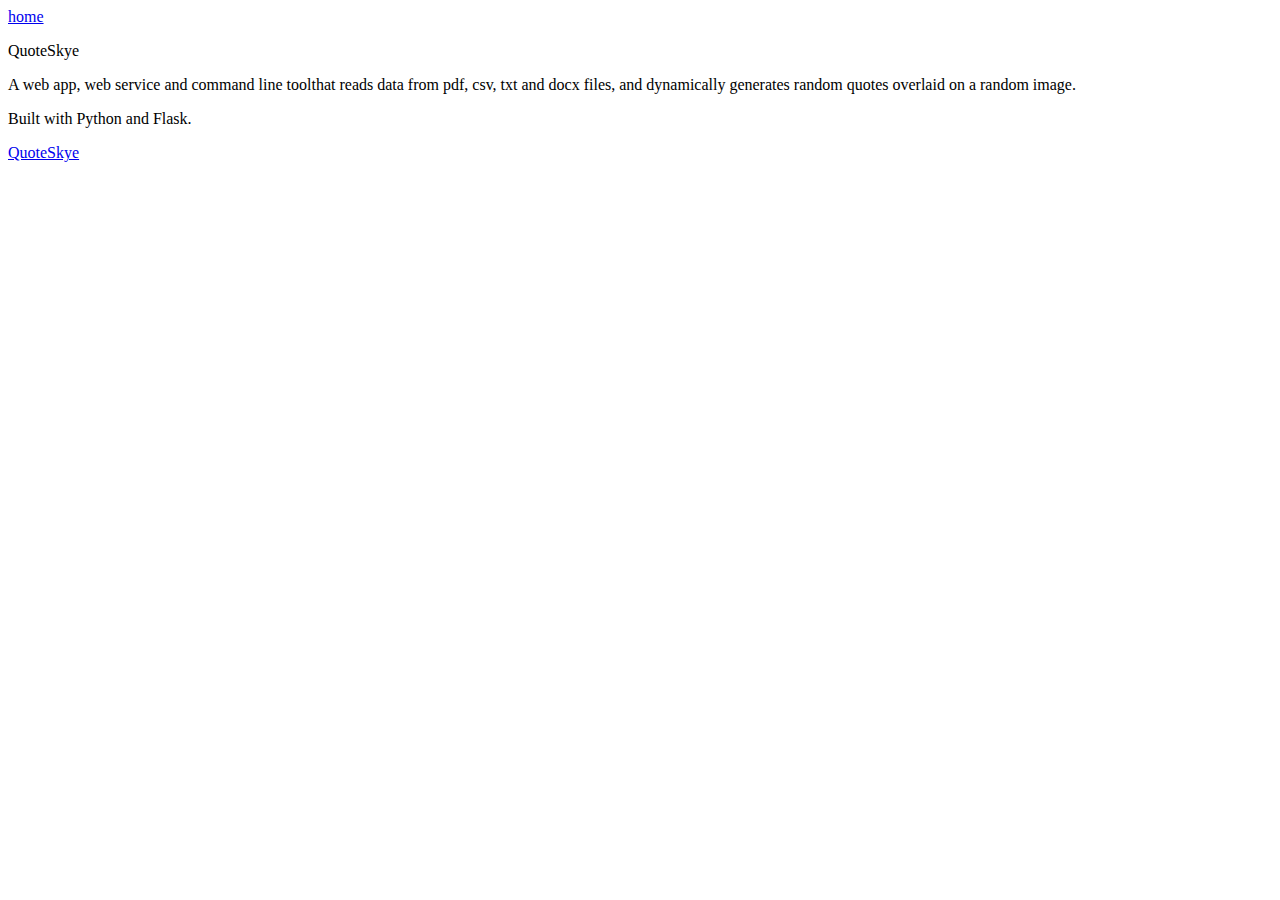
<file: x_projects.html>
<!DOCTYPE html>
<html lang="en" >
<head>

	</script>
  <meta charset="UTF-8">
  <title>Side Projects - Russia Madden</title>
  <meta name="description" content="Russia Madden">
  <link rel="shortcut icon" href="favicon.ico" type="image/x-icon" sizes="16x16 24x24 32x32 64x64"/>
  <!-- <link rel="stylesheet" href="./style.css"> -->
  <!-- <script src="https://cdnjs.cloudflare.com/ajax/libs/prefixfree/1.0.7/prefixfree.min.js"></script> -->

</head>
<body>
  <div>
  <nav>
    <a href="index.html">home</a>
  </nav>
</div>
<div>
  <p>QuoteSkye</p>
  <p>A web app, web service and command line toolthat reads data from pdf, csv, txt and docx files, and dynamically generates random quotes overlaid on a random image.</p>
  <p>Built with Python and Flask.</p>
  

  <a href="https://www.quoteskye.com/about/">QuoteSkye</a>
</div>
<!-- <script src='https://cdnjs.cloudflare.com/ajax/libs/jquery/2.1.3/jquery.min.js'></script><script  src="./script.js"></script> -->

</body>
</html>
</file>
<file: style.css>
@font-face {
  font-family: 'Novecento';
  src: url([data-uri]) format("woff");
  font-weight: 700;
  font-style: normal;
}
@font-face {
  font-family: 'Novecento';
  src: url([data-uri]) format("woff");
  font-weight: 400;
  font-style: normal;
}
*,
*:before,
*:after {
  box-sizing: border-box;
  margin: 0;
  padding: 0;
}

body {
  position: relative;
  width: 100vw;
  height: 100vh;
  display: flex;
  align-items: center;
  justify-content: center;
  font-family: 'Novecento', sans-serif;
  line-height: 1;
  background: linear-gradient(to top, #ddd, #aaa);
}
body:after {
  pointer-events: none;
  content: '';
  position: absolute;
  top: 0;
  right: 0;
  bottom: 0;
  left: 0;
  background: linear-gradient(160deg, black 0%, white, black 100%);
  opacity: 0.075;
}

.container {
  position: relative;
  width: 75vmin;
  height: 40vmin;
  perspective: 200vmin;
}

.card {
  cursor: default;
  position: absolute;
  display: flex;
  width: 75vmin;
  height: 40vmin;
  border-radius: 500px 5vmin 5vmin 500px;
  color: white;
  outline: 1px solid transparent;
  background: #263238;
  box-shadow: inset 0.15vmin 0.15vmin 0.1vmin rgba(255, 255, 255, 0.25);
  backface-visibility: hidden;
  transition: transform 800ms cubic-bezier(0.63, -0.32, 0.4, 1.39);
}
.card:after {
  content: '';
  display: block;
  position: absolute;
  bottom: -0.5vmin;
  left: 2vmin;
  right: 2vmin;
  height: 1vmin;
  border-radius: 100%;
  background: rgba(0, 0, 0, 0.35);
  -webkit-filter: blur(0.5vmin);
  filter: blur(0.5vmin);
  z-index: -1;
}
.card--front {
  transform: rotateY(0deg);
}
.card--front--flip {
  transform: rotateY(-180deg);
}
.card--back {
  border-radius: 10vmin 100vmin 100vmin 10vmin;
  transform: rotateY(180deg);
  background-position: 10vmin 10vmin;
}
.card--back--flip {
  transform: rotateY(0);
}
.card__content {
  height: 100%;
  width: 100%;
}
.card__content:before, .card__content:after {
  content: '';
  height: 100%;
  box-sizing: content-box;
  position: absolute;
  left: 0;
  width: 2.5vmin;
  height: 10vmin;
}
.card__content:before {
  background: #27ae60;
  top: 0;
  border-radius: 1vmin 0 0 0;
  border-bottom: 12vmin solid #f1c40f;
}
.card__content:after {
  background: #9b59b6;
  bottom: 0;
  border-radius: 0 0 0 1vmin;
  border-top: 10vmin solid #3498db;
}

.logo,
.text {
  flex: 0 1 auto;
  align-self: center;
}

.logo {
  height: 75%;
  width: 75%;
  /* padding-left: 4vmin; */
}
.logo__img {
  display: block;
  height: 100%;
  width: 100%;
  fill: white;
}

.text {
  width: 60%;
  padding: 2vmin 6.5vmin 2vmin 2vmin;
  text-transform: uppercase;
}
.text:before, .text:after {
  box-sizing: content-box;
  content: '';
  position: absolute;
  right: 0;
  width: 2.5vmin;
  height: 10vmin;
}
.text:before {
  background: #27ae60;
  top: 0;
  border-radius: 0 1vmin 0 0;
  border-bottom: 12vmin solid #f1c40f;
}
.text:after {
  background: #9b59b6;
  bottom: 0;
  border-radius: 0 0 1vmin 0;
  border-top: 10vmin solid #3498db;
}

.head {
  text-align: right;
}
.head__name {
  margin-bottom: 1em;
  font-size: 4.4vmin;
  font-weight: 400;
  white-space: nowrap;
}
.head__name__fn {
  font-weight: 700;
}
.head__subtitle {
  opacity: 0.5;
  font-size: 3vmin;
}

.contact > li {
  list-style: none;
}
.contact > li > a {
  text-decoration: none;
  display: inline-block;
  outline: none;
  color: white;
  font-size: 3vmin;
  line-height: 10vmin;
  padding-left: 5vmin;
  padding-right: 2.5vmin;
  cursor: pointer;
  transition: padding 300ms;
}
.contact > li > a:hover, .contact > li > a:focus {
  padding-right: 4vmin;
  padding-left: 7vmin;
}
.contact > li:first-child > a {
  background: #27ae60;
  border-radius: 1vmin 0 0;
}
.contact > li:nth-child(2) > a {
  background: #f1c40f;
}
.contact > li:nth-child(3) > a {
  background: #3498db;
}
.contact > li:nth-child(4) > a {
  background: #9b59b6;
  border-radius: 0 0 0 1vmin;
}

.note {
  position: absolute;
  left: 50%;
  transform: translate(-50%, 0);
  white-space: nowrap;
  font-size: 3.5vmin;
  opacity: 0;
  pointer-events: none;
  animation: fadeInOut 4s;
  animation-fill-mode: forwards;
}

/* Naive forced nav style for project page */

.contact_nav > li {
  list-style: none;
}
.contact_nav > li > a {
  text-decoration: none;
  display: inline-block;
  outline: none;
  color: white;
  font-size: 3vmin;
  line-height: 10vmin;
  padding-left: 5vmin;
  padding-right: 2.5vmin;
  cursor: pointer;
  transition: padding 300ms;
}
.contact_nav > li > a:hover, .contact > li > a:focus {
  padding-right: 4vmin;
  padding-left: 7vmin;
}
.contact_nav > li:first-child > a {
  /* background: #27ae60; */
  background: #9b59b6;
  border-radius: 1vmin 0 0;
}
/* .contact > li:nth-child(2) > a {
  background: #f1c40f;
} */
/* .contact > li:nth-child(3) > a {
  background: #3498db;
} */
/* .contact > li:nth-child(4) > a {
  background: #9b59b6;
  border-radius: 0 0 0 1vmin;
} */

/* .card__content {
  height: 100%;
  width: 100%;
} 
.card__content:before, .card__content:after {
  content: '';
  height: 100%;
  box-sizing: content-box;
  position: absolute;
  left: 0;
  width: 2.5vmin;
  height: 10vmin;
} */
.card__content_nav:before {
  background: #9b59b6;
  top: 0;
  border-radius: 1vmin 0 0 0;
  border-bottom: 12vmin none;
}
.card__content_nav:after {
  background: none;
  bottom: 0;
  border-radius: 0 0 0 1vmin;
  border-top: 10vmin none;
}

.projects {
  position: absolute; 
  font-size: 2em;
  color: white;
  z-index: 1;
}

@keyframes fadeInOut {
  0% {
    top: 0;
    opacity: 0;
  }
  25%, 75% {
    top: 10%;
  }
  75% {
    opacity: 0.5;
  }
  100% {
    top: 20%;
    opacity: 0;
  }
}
</file>
<file: helper.css>
/* Shared link styles for consistent hover effects */
.text-link {
  color: inherit;
  text-decoration: none;
  transition: color 0.2s ease;
}

.text-link:hover {
  color: #0b5cff !important;
  text-decoration: none;
}

/* Dark mode support */
@media (prefers-color-scheme: dark) {
  .text-link:hover {
    color: #6aa2ff !important;
  }
}

.controls {
  padding-top: 1rem;
}

/* Card hover effects for image links */
.image-card {
  display: inline-block;
  border: 1px solid #f0f0f0;
  border-radius: .25rem;
  transition: transform .08s ease, box-shadow .08s ease, border-color .08s ease;
  outline: none;
}

.image-card:focus-visible {
  border: 1px solid #f0f0f0;
  border-radius: .25rem;
  box-shadow: 0 0 0 3px rgba(11, 92, 255, 0.35);
}

.image-card:hover {
  transform: translateY(-1px);
  border-color: rgba(11, 92, 255, 0.4);
}

/* Fix img-thumbnail border for light backgrounds */
.img-thumbnail {
  border-color: transparent !important;
}

/* Keep borders very light/transparent for light backgrounds */

.navbar {
  /* padding: .5rem 1rem; */
}
</file>
